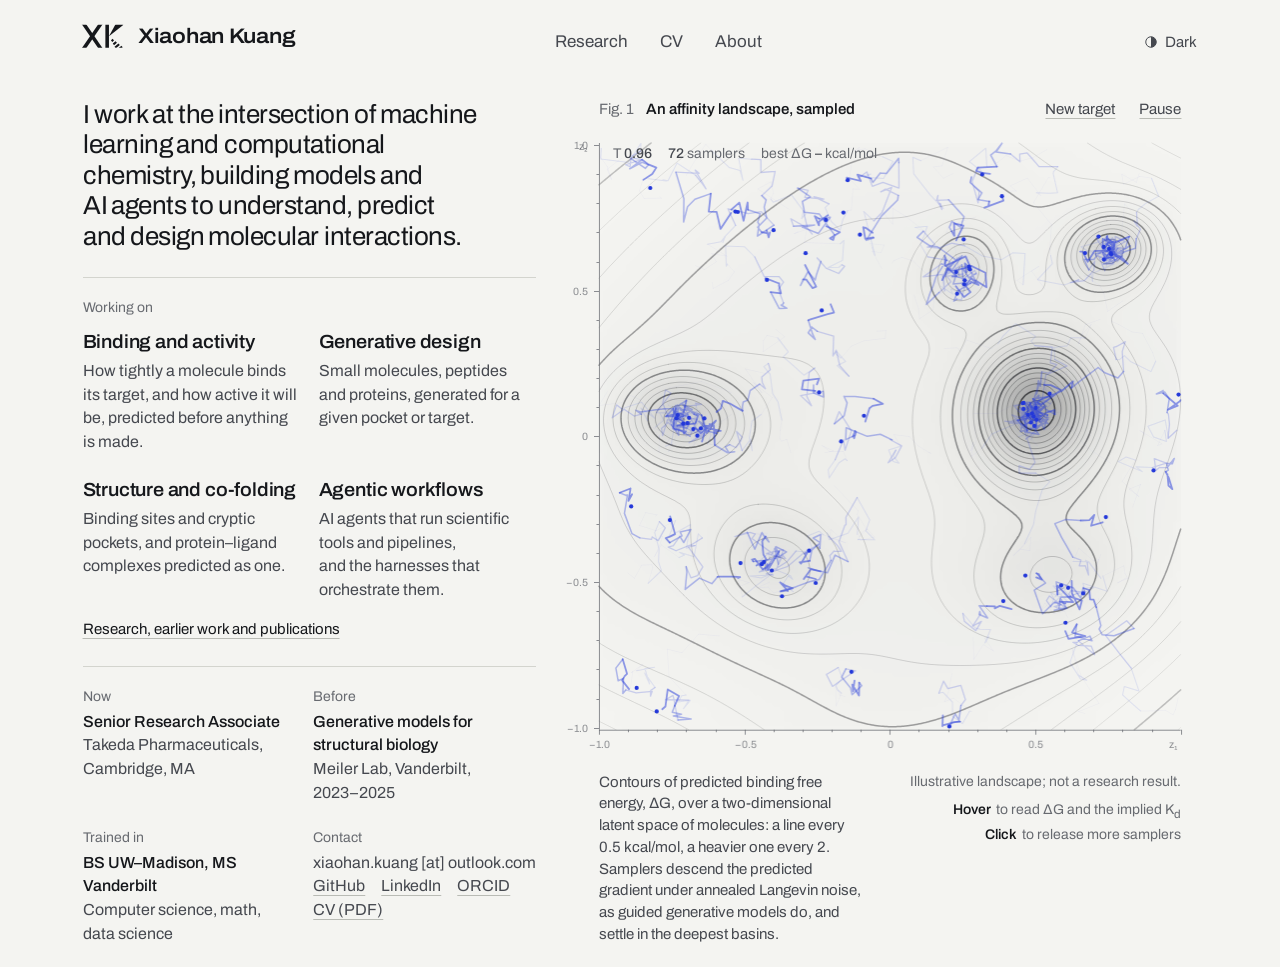
<file: index.html>
<!doctype html>
<html lang="en">
<head>
<meta charset="utf-8">
<meta name="viewport" content="width=device-width, initial-scale=1">
<title>Xiaohan Kuang</title>
<meta name="xk-stats" content="https://kuangxh9-stats.kuangxh9.workers.dev">
<meta name="description" content="Xiaohan Kuang works at the intersection of machine learning and computational chemistry at Takeda, building models and AI agents to understand, predict and design molecular interactions.">
<link rel="canonical" href="https://kuangxh9.github.io/">
<meta name="theme-color" content="#f4f4f1" media="(prefers-color-scheme: light)">
<meta name="theme-color" content="#101113" media="(prefers-color-scheme: dark)">
<meta property="og:type" content="website">
<meta property="og:title" content="Xiaohan Kuang">
<meta property="og:description" content="Computational chemistry and machine learning: models that predict how molecules bind, and generative models that design new ones.">
<meta property="og:url" content="https://kuangxh9.github.io/">
<meta property="og:image" content="https://kuangxh9.github.io/assets/img/og.png">
<meta name="twitter:card" content="summary_large_image">
<link rel="icon" href="assets/img/favicon.svg" type="image/svg+xml">
<link rel="icon" href="assets/img/favicon.ico" sizes="any">
<link rel="apple-touch-icon" href="assets/img/apple-touch-icon.png">
<script>
  (function () {
    var q = /[?&]theme=(light|dark)/.exec(location.search), t = q && q[1];
    try { t = t || localStorage.getItem('theme'); } catch (e) {}
    if (t === 'light' || t === 'dark') document.documentElement.dataset.theme = t;
    if (!matchMedia('(prefers-reduced-motion: reduce)').matches) document.documentElement.classList.add('js-motion');
    setTimeout(function () { document.documentElement.classList.add('is-ready'); }, 1200);
    // heavy start-up work waits until the incoming page transition has finished
    window.__revealed = new Promise(function (r) { if (!('onpagereveal' in window)) return r(); addEventListener('pagereveal', function (e) { var vt = e.viewTransition; if (vt) { vt.ready.catch(function () {}); vt.finished.then(r, r); } else r(); }, { once: true }); setTimeout(r, 1500); });
  })();
</script>
<link rel="preconnect" href="https://fonts.googleapis.com">
<link rel="preconnect" href="https://fonts.gstatic.com" crossorigin>
<link rel="stylesheet" href="https://fonts.googleapis.com/css2?family=Archivo:ital,wdth,wght@0,62..125,100..900;1,62..125,100..900&display=swap">
<link rel="stylesheet" href="assets/css/site.css">
<script type="application/ld+json">
{
  "@context": "https://schema.org",
  "@type": "Person",
  "name": "Xiaohan Kuang",
  "url": "https://kuangxh9.github.io/",
  "jobTitle": "Senior Research Associate",
  "worksFor": { "@type": "Organization", "name": "Takeda Pharmaceuticals" },
  "alumniOf": [
    { "@type": "CollegeOrUniversity", "name": "Vanderbilt University" },
    { "@type": "CollegeOrUniversity", "name": "University of Wisconsin–Madison" }
  ],
  "identifier": "https://orcid.org/0009-0001-9781-1509",
  "knowsAbout": ["Computational chemistry", "AI for science", "Agentic AI", "Machine learning", "Binding affinity prediction", "Generative models for molecular and protein design", "Molecular recognition", "Computational drug discovery"],
  "sameAs": ["https://github.com/kuangxh9", "https://www.linkedin.com/in/xiaohan-kuang-39a508216/", "https://orcid.org/0009-0001-9781-1509", "https://www.semanticscholar.org/author/2309579441"]
}
</script>
</head>
<body class="home">
<a class="skip" href="#main">Skip to content</a>

<header class="site-header grid">
  <h1 class="site-name"><a class="brand" href="./"><svg class="mark" viewBox="0 0 32 24" aria-hidden="true" focusable="false"><clipPath id="xk-cut"><rect x="0" y="4.0" width="40" height="16.0"/></clipPath><g clip-path="url(#xk-cut)"><line class="mark-stroke" pathLength="1" style="--o:0" x1="1.87" y1="2.35" x2="15.13" y2="21.65" stroke-width="2.5"/><line class="mark-stroke" pathLength="1" style="--o:1" x1="15.13" y1="2.35" x2="1.87" y2="21.65" stroke-width="2.5"/><line class="mark-stroke" pathLength="1" style="--o:2" x1="18.90" y1="2.00" x2="18.90" y2="22.00" stroke-width="2.5"/><path class="mark-wedge" style="--o:3;transform-origin:20.15px 12.00px" d="M20.15 12.00 L30.28 4.08 L26.32 0.72Z"/><line class="mark-rung" style="--r:0" x1="22.00" y1="15.38" x2="23.19" y2="14.38" stroke-width="1.45"/><line class="mark-rung" style="--r:1" x1="23.23" y1="17.64" x2="25.22" y2="15.96" stroke-width="1.45"/><line class="mark-rung" style="--r:2" x1="24.47" y1="19.90" x2="27.24" y2="17.54" stroke-width="1.45"/><line class="mark-rung" style="--r:3" x1="25.70" y1="22.15" x2="29.27" y2="19.13" stroke-width="1.45"/></g></svg><span>Xiaohan Kuang</span></a></h1>
  <nav class="site-nav" aria-label="Primary">
    <a href="research/">Research</a>
    <a href="cv/">CV</a>
    <a href="about/">About</a>
  </nav>
  <div class="site-tools">
    <button class="theme-btn" type="button" data-theme-toggle aria-pressed="false">
      <svg viewBox="0 0 16 16" aria-hidden="true"><circle cx="8" cy="8" r="7" fill="none" stroke="currentColor" stroke-width="1.3"/><path d="M8 1a7 7 0 0 1 0 14z" fill="currentColor"/></svg>
      <span data-theme-label>Dark</span>
    </button>
  </div>
</header>

<main id="main" class="home-main grid">
  <div class="intro">
    <p class="lede" data-words>I work at the intersection of machine learning and computational chemistry, building models and AI agents to understand, predict and design molecular interactions.</p>

    <section class="intro-rest focus" aria-labelledby="focus-h">
      <h2 id="focus-h" class="kicker">Working on</h2>
      <ol class="focus-list">
        <li><b>Binding and activity</b><span>How tightly a molecule binds its target, and how active it will be, predicted before anything is made.</span></li>
        <li><b>Generative design</b><span>Small molecules, peptides and proteins, generated for a given pocket or target.</span></li>
        <li><b>Structure and co-folding</b><span>Binding sites and cryptic pockets, and protein–ligand complexes predicted as one.</span></li>
        <li><b>Agentic workflows</b><span>AI agents that run scientific tools and pipelines, and the harnesses that orchestrate them.</span></li>
      </ol>
      <p class="focus-more"><a class="ln" href="research/">Research, earlier work and publications</a></p>
    </section>

    <dl class="background" aria-label="Background">
      <div class="bg-row" style="--i:0"><dt>Now</dt><dd><b>Senior Research Associate</b><br>Takeda Pharmaceuticals, Cambridge, MA</dd></div>
      <div class="bg-row" style="--i:1"><dt>Before</dt><dd><b>Generative models for structural biology</b><br>Meiler Lab, Vanderbilt, <span class="nw">2023–2025</span></dd></div>
      <div class="bg-row" style="--i:2"><dt>Trained in</dt><dd><b>BS <span class="nw">UW–Madison</span>, MS Vanderbilt</b><br>Computer science, math, data science</dd></div>
      <div class="bg-row" style="--i:3"><dt>Contact</dt><dd class="contact">
        <span class="email">xiaohan.kuang [at] outlook.com</span>
        <a class="ln" href="https://github.com/kuangxh9">GitHub</a>
        <a class="ln" href="https://www.linkedin.com/in/xiaohan-kuang-39a508216/">LinkedIn</a>
        <a class="ln" href="https://orcid.org/0009-0001-9781-1509">ORCID</a>
        <a class="ln" href="assets/file/xiaohan_kuang_cv.pdf">CV (PDF)</a>
      </dd></div>
    </dl>

    <div class="footprint" data-footprint data-world="assets/data/world.json" hidden>
      <canvas aria-hidden="true"></canvas>
      <p class="fp-text" aria-live="polite"></p>
    </div>
  </div>

  <figure class="fig" data-landscape aria-labelledby="fig-cap">
    <div class="fig-bar">
      <p class="fig-title"><span class="fig-no">Fig. 1</span>An affinity landscape, sampled</p>
      <div class="fig-ctl">
        <button class="ctl" type="button" data-act="target">New target</button>
        <button class="ctl" type="button" data-act="motion" aria-pressed="false">Pause</button>
      </div>
    </div>
    <div class="stage" data-stage>
      <canvas tabindex="0" role="img"
        aria-label="A topographic map of a binding free-energy landscape over a two-dimensional latent space of molecules. Blue samplers descend into the wells of strongest predicted binding. Click, or press Enter, to release more samplers."></canvas>
      <p class="legend tnum" aria-hidden="true"><span>T <b data-out="T">2.20</b></span><span><b data-out="n">0</b> samplers</span><span>best &Delta;G <b data-out="best">&ndash;</b> kcal/mol</span></p>
      <p class="probe tnum" data-probe aria-hidden="true"></p>
    </div>
    <figcaption id="fig-cap" class="fig-cap">
      <p class="cap-text">Contours of predicted binding free energy, &Delta;G, over a two-dimensional latent space of molecules: a line every 0.5&nbsp;kcal/mol, a heavier one every 2. Samplers descend the predicted gradient under annealed Langevin noise, as guided generative models do, and settle in the deepest basins.</p>
      <div class="cap-side">
        <p class="cap-note">Illustrative landscape; not a research result.</p>
        <p class="cap-use"><span><b>Hover</b> to read &Delta;G and the implied K<sub>d</sub></span><span><b>Click</b> to release more samplers</span></p>
      </div>
    </figcaption>
  </figure>
</main>

<script src="assets/js/site.js" defer></script>
<script src="assets/js/footprint.js" defer></script>
<script src="assets/js/landscape.js" defer></script>
</body>
</html>
</file>
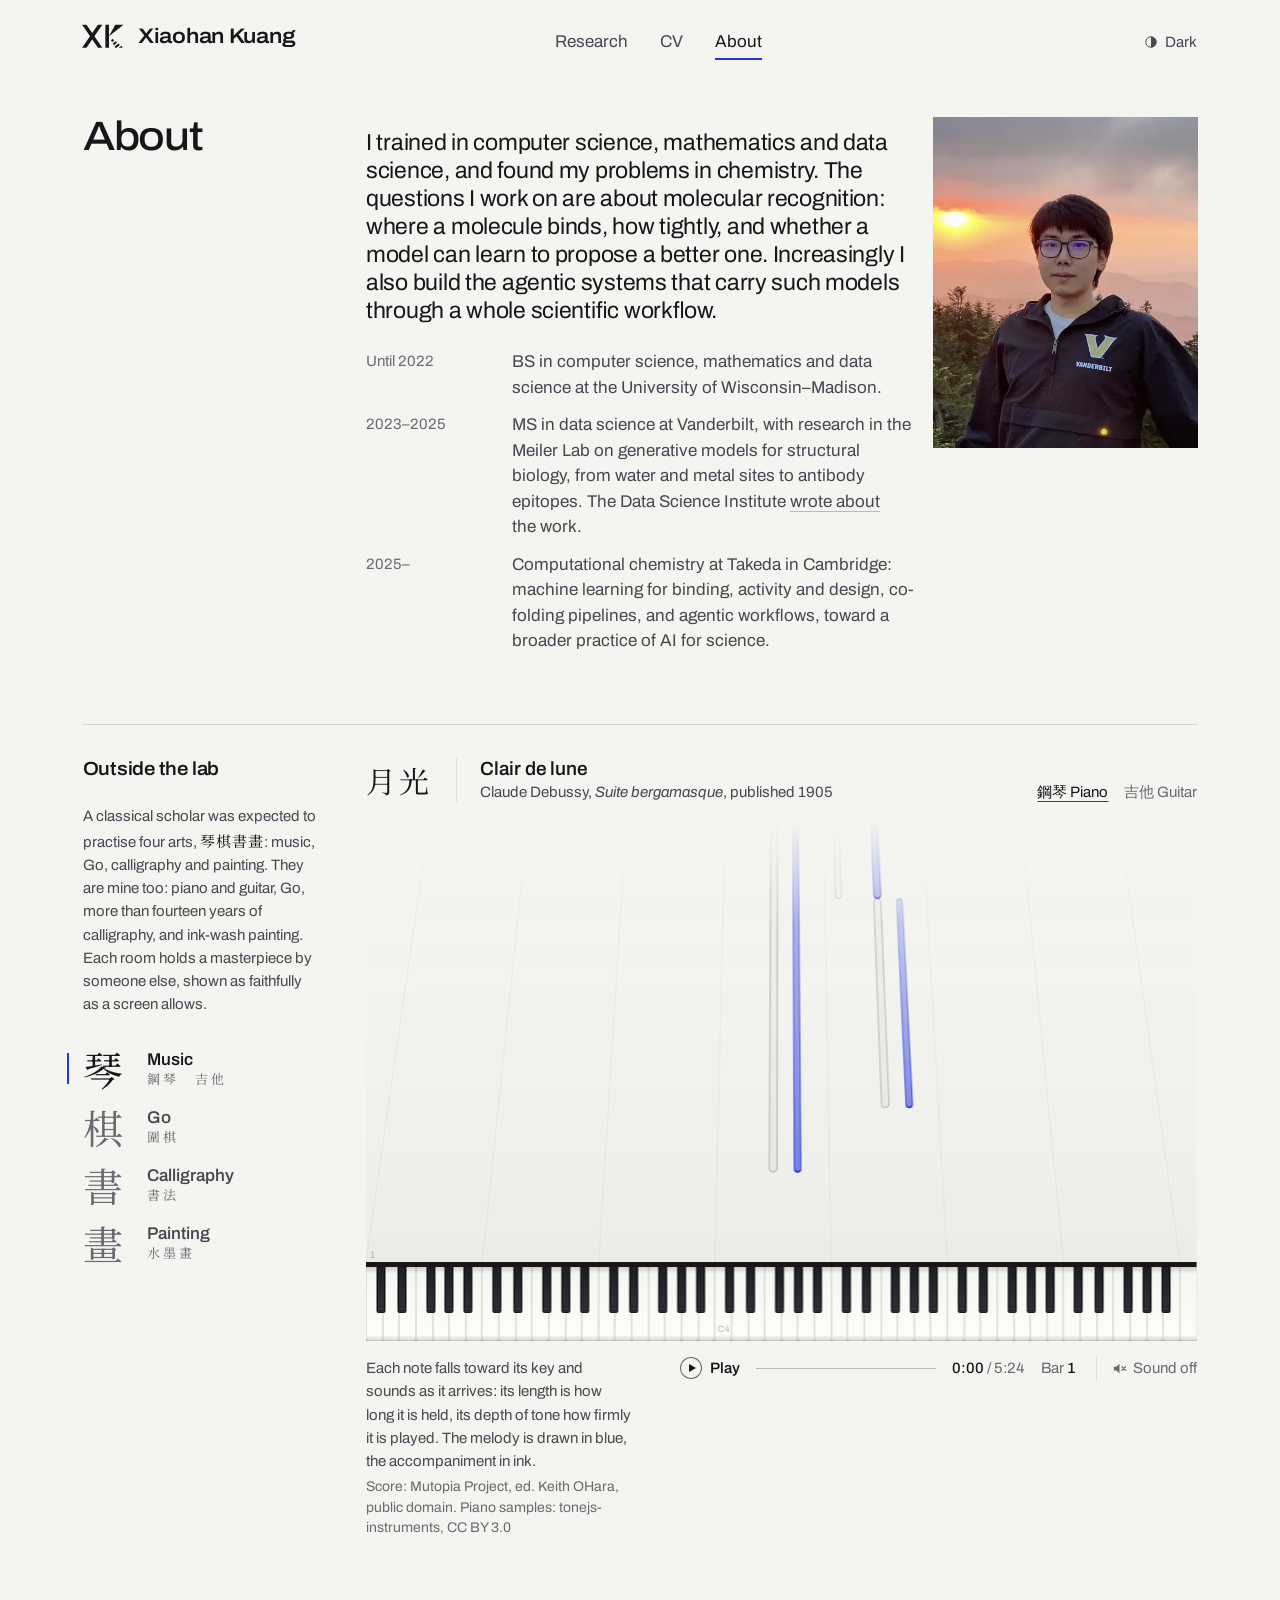
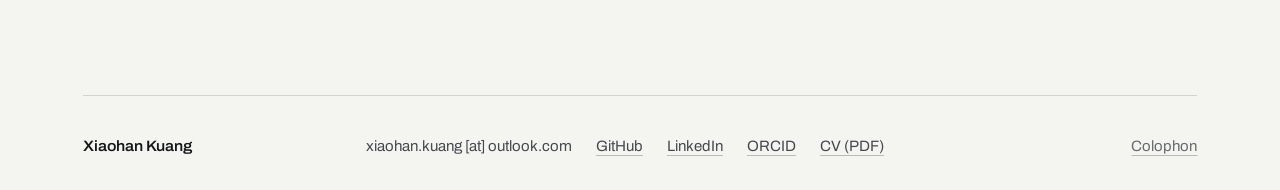
<file: about/index.html>
<!doctype html>
<html lang="en">
<head>
<meta charset="utf-8">
<meta name="viewport" content="width=device-width, initial-scale=1">
<title>About · Xiaohan Kuang</title>
<meta name="description" content="About Xiaohan Kuang: from computer science and mathematics to computational chemistry and AI for science, and the arts outside the lab.">
<meta name="xk-stats" content="https://kuangxh9-stats.kuangxh9.workers.dev">
<link rel="canonical" href="https://kuangxh9.github.io/about/">
<meta name="theme-color" content="#f4f4f1" media="(prefers-color-scheme: light)">
<meta name="theme-color" content="#101113" media="(prefers-color-scheme: dark)">
<meta property="og:type" content="website">
<meta property="og:title" content="About · Xiaohan Kuang">
<meta property="og:description" content="About Xiaohan Kuang: from computer science and mathematics to computational chemistry and AI for science, and the arts outside the lab.">
<meta property="og:url" content="https://kuangxh9.github.io/about/">
<meta property="og:image" content="https://kuangxh9.github.io/assets/img/og.png">
<meta name="twitter:card" content="summary_large_image">
<link rel="icon" href="../assets/img/favicon.svg" type="image/svg+xml">
<link rel="icon" href="../assets/img/favicon.ico" sizes="any">
<link rel="apple-touch-icon" href="../assets/img/apple-touch-icon.png">
<script>
  (function () {
    var q = /[?&]theme=(light|dark)/.exec(location.search), t = q && q[1];
    try { t = t || localStorage.getItem('theme'); } catch (e) {}
    if (t === 'light' || t === 'dark') document.documentElement.dataset.theme = t;
    if (!matchMedia('(prefers-reduced-motion: reduce)').matches) document.documentElement.classList.add('js-motion');
    setTimeout(function () { document.documentElement.classList.add('is-ready'); }, 1200);
    // heavy start-up work waits until the incoming page transition has finished
    window.__revealed = new Promise(function (r) { if (!('onpagereveal' in window)) return r(); addEventListener('pagereveal', function (e) { var vt = e.viewTransition; if (vt) { vt.ready.catch(function () {}); vt.finished.then(r, r); } else r(); }, { once: true }); setTimeout(r, 1500); });
  })();
</script>
<link rel="preconnect" href="https://fonts.googleapis.com">
<link rel="preconnect" href="https://fonts.gstatic.com" crossorigin>
<link rel="stylesheet" href="https://fonts.googleapis.com/css2?family=Archivo:ital,wdth,wght@0,62..125,100..900;1,62..125,100..900&display=swap">
<link rel="stylesheet" href="https://fonts.googleapis.com/css2?family=Noto+Serif+TC:wght@400;600&display=swap&text=%E3%80%80%E4%B9%8B%E4%BA%AD%E4%BA%BA%E4%BB%96%E5%85%89%E5%90%89%E5%9B%9B%E5%9B%9E%E5%9C%8D%E5%9C%96%E5%A2%A8%E5%A4%A7%E5%AE%AE%E5%AF%8C%E5%B1%80%E5%B1%85%E5%B1%B1%E5%B8%83%E5%BA%8F%E6%86%B6%E6%88%B0%E6%8B%89%E6%98%A5%E6%9B%B8%E6%9C%88%E6%A3%8B%E6%A9%9F%E6%B0%B4%E6%B3%95%E7%88%BE%E7%90%B4%E7%95%AB%E7%9A%84%E7%AC%AC%E7%BD%95%E8%80%B3%E8%98%AD%E8%B5%A4%E9%8B%BC%E9%98%BF%E9%9B%86">
<link rel="stylesheet" href="../assets/css/site.css">
</head>
<body class="page-about">
<a class="skip" href="#main">Skip to content</a>

<header class="site-header grid">
  <p class="site-name"><a class="brand" href="../"><svg class="mark" viewBox="0 0 32 24" aria-hidden="true" focusable="false"><clipPath id="xk-cut"><rect x="0" y="4.0" width="40" height="16.0"/></clipPath><g clip-path="url(#xk-cut)"><line class="mark-stroke" pathLength="1" style="--o:0" x1="1.87" y1="2.35" x2="15.13" y2="21.65" stroke-width="2.5"/><line class="mark-stroke" pathLength="1" style="--o:1" x1="15.13" y1="2.35" x2="1.87" y2="21.65" stroke-width="2.5"/><line class="mark-stroke" pathLength="1" style="--o:2" x1="18.90" y1="2.00" x2="18.90" y2="22.00" stroke-width="2.5"/><path class="mark-wedge" style="--o:3;transform-origin:20.15px 12.00px" d="M20.15 12.00 L30.28 4.08 L26.32 0.72Z"/><line class="mark-rung" style="--r:0" x1="22.00" y1="15.38" x2="23.19" y2="14.38" stroke-width="1.45"/><line class="mark-rung" style="--r:1" x1="23.23" y1="17.64" x2="25.22" y2="15.96" stroke-width="1.45"/><line class="mark-rung" style="--r:2" x1="24.47" y1="19.90" x2="27.24" y2="17.54" stroke-width="1.45"/><line class="mark-rung" style="--r:3" x1="25.70" y1="22.15" x2="29.27" y2="19.13" stroke-width="1.45"/></g></svg><span>Xiaohan Kuang</span></a></p>
  <nav class="site-nav" aria-label="Primary">
    <a href="../research/">Research</a>
    <a href="../cv/">CV</a>
    <a href="../about/" aria-current="page">About<span class="nav-mark" aria-hidden="true"></span></a>
  </nav>
  <div class="site-tools">
    <button class="theme-btn" type="button" data-theme-toggle aria-pressed="false">
      <svg viewBox="0 0 16 16" aria-hidden="true"><circle cx="8" cy="8" r="7" fill="none" stroke="currentColor" stroke-width="1.3"/><path d="M8 1a7 7 0 0 1 0 14z" fill="currentColor"/></svg>
      <span data-theme-label>Dark</span>
    </button>
  </div>
</header>

<main id="main">
  <section class="page-head grid">
    <h1 class="page-title">About</h1>
    <div class="page-intro">
      <p>I trained in computer science, mathematics and data science, and found my problems in chemistry. The questions I work on are about molecular recognition: where a molecule binds, how tightly, and whether a model can learn to propose a better one. Increasingly I also build the agentic systems that carry such models through a whole scientific workflow.</p>
      <ol class="path">
        <li><span class="tnum">Until 2022</span><p>BS in computer science, mathematics and data science at the University of Wisconsin–Madison.</p></li>
        <li><span class="tnum">2023–2025</span><p>MS in data science at Vanderbilt, with research in the Meiler Lab on generative models for structural biology, from water and metal sites to antibody epitopes. The Data Science Institute <a class="ln" href="https://www.vanderbilt.edu/datascience/2024/10/03/vanderbilt-data-science-postdoctoral-fellows-push-the-boundaries-of-generative-ai-in-protein-science/">wrote about</a> the work.</p></li>
        <li><span class="tnum">2025–</span><p>Computational chemistry at Takeda in Cambridge: machine learning for binding, activity and design, co-folding pipelines, and agentic workflows, toward a broader practice of AI for science.</p></li>
      </ol>
    </div>
    <div class="page-aside">
      <picture>
        <source type="image/webp" srcset="../assets/img/portrait-480.webp 480w, ../assets/img/portrait-960.webp 960w" sizes="(max-width: 860px) 220px, 300px">
        <img class="portrait" src="../assets/img/portrait-480.jpg" srcset="../assets/img/portrait-480.jpg 480w, ../assets/img/portrait-960.jpg 960w" sizes="(max-width: 860px) 220px, 300px" width="480" height="600" alt="Xiaohan Kuang outdoors on a mountain ridge at sunset" decoding="async">
      </picture>
    </div>
  </section>

  <section class="exhibit grid" id="practice" data-exhibit data-base="../assets/" aria-labelledby="h-ex">
    <div class="ex-side">
      <h2 class="section-label" id="h-ex">Outside the lab</h2>
      <p class="ex-intro">A classical scholar was expected to practise four arts, <span lang="zh-Hant" class="zh">琴棋書畫</span>: music, Go, calligraphy and painting. They are mine too: piano and guitar, Go, more than fourteen years of calligraphy, and ink-wash painting. Each room holds a masterpiece by someone else, shown as faithfully as a screen allows.</p>
      <div class="ex-tabs" role="tablist" aria-label="Four arts" aria-orientation="vertical">
        <button type="button" class="ex-tab" role="tab" id="tab-qin" data-chapter="qin" aria-controls="ch-qin" aria-selected="false" tabindex="-1">
          <span class="ex-ch" lang="zh-Hant">琴</span><span class="ex-en"><b>Music</b><small lang="zh-Hant">鋼琴　吉他</small></span>
        </button>
        <button type="button" class="ex-tab" role="tab" id="tab-qi" data-chapter="qi" aria-controls="ch-qi" aria-selected="false" tabindex="-1">
          <span class="ex-ch" lang="zh-Hant">棋</span><span class="ex-en"><b>Go</b><small lang="zh-Hant">圍棋</small></span>
        </button>
        <button type="button" class="ex-tab" role="tab" id="tab-shu" data-chapter="shu" aria-controls="ch-shu" aria-selected="false" tabindex="-1">
          <span class="ex-ch" lang="zh-Hant">書</span><span class="ex-en"><b>Calligraphy</b><small lang="zh-Hant">書法</small></span>
        </button>
        <button type="button" class="ex-tab" role="tab" id="tab-hua" data-chapter="hua" aria-controls="ch-hua" aria-selected="false" tabindex="-1">
          <span class="ex-ch" lang="zh-Hant">畫</span><span class="ex-en"><b>Painting</b><small lang="zh-Hant">水墨畫</small></span>
        </button>
      </div>
    </div>
    <div class="ex-rooms">
      <div class="ex-chapter" id="ch-qin" role="tabpanel" aria-labelledby="tab-qin" data-chapter-panel="qin">
        <article class="room" id="room-piano" data-room="piano" data-src="clair.json">
          <header class="room-head">
            <h3 class="rh-zh" lang="zh-Hant">月光</h3>
            <div class="rh-en"><p class="rh-title">Clair de lune</p><p class="rh-maker">Claude Debussy, <i>Suite bergamasque</i>, published 1905</p></div>
            <p class="rh-switch"><button type="button" class="ctl" data-instrument="room-piano" aria-pressed="true">鋼琴 Piano</button><button type="button" class="ctl" data-instrument="room-guitar" aria-pressed="false">吉他 Guitar</button></p>
          </header>
          <div class="plate music-plate"><canvas tabindex="0" role="img" aria-label="Clair de lune as falling notes: each note descends toward its key on a piano keyboard and sounds as it arrives."></canvas></div>
          <footer class="room-foot">
            <div class="label"><p class="label-text">Each note falls toward its key and sounds as it arrives: its length is how long it is held, its depth of tone how firmly it is played. The melody is drawn in blue, the accompaniment in ink.</p><p class="label-credit">Score: Mutopia Project, ed. Keith OHara, public domain. Piano samples: tonejs-instruments, CC BY 3.0</p></div>
            <div class="rf-ctl"><div class="transport tnum"><button type="button" class="play" data-act="play" aria-pressed="false"><span class="play-icon" aria-hidden="true"></span><span data-play-label>Play</span></button><span class="scrub" data-act="seek" role="slider" tabindex="0" aria-label="Position in the piece" aria-valuemin="0" aria-valuemax="100" aria-valuenow="0"><span class="scrub-fill"></span></span><span class="time"><b data-out="time">0:00</b> / <span data-out="total">0:00</span></span><span class="bar">Bar <b data-out="bar">1</b></span><button type="button" class="sound-btn" data-sound aria-pressed="false"><svg viewBox="0 0 16 16" aria-hidden="true"><path class="spk" d="M2 6h2.6L8 3v10L4.6 10H2z"/><path class="wave" d="M10.4 5.6a3.4 3.4 0 0 1 0 4.8M12.2 3.8a6 6 0 0 1 0 8.4"/><path class="off" d="M10.5 6l4 4m0-4l-4 4"/></svg><span data-sound-label>Sound off</span></button></div><p class="sound-state" data-out="sound" aria-live="polite"></p></div>
          </footer>
        </article>
        <article class="room" id="room-guitar" data-room="guitar" data-src="recuerdos.json">
          <header class="room-head">
            <h3 class="rh-zh" lang="zh-Hant">阿爾罕布拉宮的回憶</h3>
            <div class="rh-en"><p class="rh-title">Recuerdos de la Alhambra</p><p class="rh-maker">Francisco Tárrega, 1896</p></div>
            <p class="rh-switch"><button type="button" class="ctl" data-instrument="room-piano" aria-pressed="false">鋼琴 Piano</button><button type="button" class="ctl" data-instrument="room-guitar" aria-pressed="true">吉他 Guitar</button></p>
          </header>
          <div class="plate music-plate"><canvas tabindex="0" role="img" aria-label="Recuerdos de la Alhambra played on a drawn classical guitar: fingertips press the computed frets, plucked strings vibrate, and the tremolo runs along the treble strings."></canvas></div>
          <footer class="room-foot">
            <div class="label"><p class="label-text">A study in tremolo: the thumb plays the bass while three fingers repeat each melody note, so one line seems to sustain. Each pluck runs along its string toward the fret, and the sounding length vibrates. The fingering shown is computed from the notes by a simple model of the left hand; it is not Tárrega’s own.</p><p class="label-credit">Score: Mutopia Project, ed. Stewart Holmes, CC BY-SA 3.0. Guitar samples: tonejs-instruments, CC BY 3.0</p></div>
            <div class="rf-ctl"><div class="transport tnum"><button type="button" class="play" data-act="play" aria-pressed="false"><span class="play-icon" aria-hidden="true"></span><span data-play-label>Play</span></button><span class="scrub" data-act="seek" role="slider" tabindex="0" aria-label="Position in the piece" aria-valuemin="0" aria-valuemax="100" aria-valuenow="0"><span class="scrub-fill"></span></span><span class="time"><b data-out="time">0:00</b> / <span data-out="total">0:00</span></span><span class="bar">Bar <b data-out="bar">1</b></span><button type="button" class="sound-btn" data-sound aria-pressed="false"><svg viewBox="0 0 16 16" aria-hidden="true"><path class="spk" d="M2 6h2.6L8 3v10L4.6 10H2z"/><path class="wave" d="M10.4 5.6a3.4 3.4 0 0 1 0 4.8M12.2 3.8a6 6 0 0 1 0 8.4"/><path class="off" d="M10.5 6l4 4m0-4l-4 4"/></svg><span data-sound-label>Sound off</span></button></div><p class="sound-state" data-out="sound" aria-live="polite"></p></div>
          </footer>
        </article>
      </div>
      <div class="ex-chapter" id="ch-qi" role="tabpanel" aria-labelledby="tab-qi" data-chapter-panel="qi">
        <article class="room go-room" id="room-lee" data-room="go" data-go data-src="../assets/art/go-lee-sedol-alphago-4.json">
          <header class="room-head">
            <h3 class="rh-zh" lang="zh-Hant">人機大戰　第四局</h3>
            <div class="rh-en"><p class="rh-title">Lee Sedol vs AlphaGo, game four</p><p class="rh-maker">Seoul, 13 March 2016. Lee Sedol, White, wins by resignation</p></div>
            <p class="rh-switch"><button type="button" class="ctl" data-instrument="room-lee" aria-pressed="true">2016</button><button type="button" class="ctl" data-instrument="room-shusaku" aria-pressed="false">1846</button></p>
          </header>
          <div class="plate"><canvas tabindex="0" role="img" aria-label="Lee Sedol vs AlphaGo, game four, replayed move by move with each side's influence painted as ink wash. Arrow keys step through the moves."></canvas>
            <div class="go-side" data-go-side><p class="go-story">AlphaGo had won the first three games. On move 78 Lee Sedol played a wedge the program had judged most unlikely; this became the only game a human won in the match.</p><p class="go-note" data-go-note aria-live="polite"></p></div></div>
          <footer class="room-foot">
            <div class="label"><p class="label-text"></p><p class="label-credit">Game record: A. Brouwer’s go archive</p></div>
            <div class="rf-ctl"><div class="transport tnum"><button type="button" class="play" data-go-act="play" aria-pressed="false"><span class="play-icon" aria-hidden="true"></span><span data-play-label>Play</span></button><button type="button" class="ctl" data-go-act="prev">Back</button><button type="button" class="ctl" data-go-act="next">Forward</button><button type="button" class="ctl" data-go-act="key">Move 78</button><span class="time">Move <b data-go-out="move">0</b></span><button type="button" class="sound-btn" data-sound aria-pressed="false"><svg viewBox="0 0 16 16" aria-hidden="true"><path class="spk" d="M2 6h2.6L8 3v10L4.6 10H2z"/><path class="wave" d="M10.4 5.6a3.4 3.4 0 0 1 0 4.8M12.2 3.8a6 6 0 0 1 0 8.4"/><path class="off" d="M10.5 6l4 4m0-4l-4 4"/></svg><span data-sound-label>Sound off</span></button></div></div>
          </footer>
        </article>
        <article class="room go-room" id="room-shusaku" data-room="go" data-go data-src="../assets/art/go-shusaku-gennan-1846.json">
          <header class="room-head">
            <h3 class="rh-zh" lang="zh-Hant">耳赤之局</h3>
            <div class="rh-en"><p class="rh-title">The ear-reddening game</p><p class="rh-maker">Osaka, 1846. Honinbo Shusaku, Black, wins by two points</p></div>
            <p class="rh-switch"><button type="button" class="ctl" data-instrument="room-lee" aria-pressed="false">2016</button><button type="button" class="ctl" data-instrument="room-shusaku" aria-pressed="true">1846</button></p>
          </header>
          <div class="plate"><canvas tabindex="0" role="img" aria-label="The ear-reddening game, replayed move by move with each side's influence painted as ink wash. Arrow keys step through the moves."></canvas>
            <div class="go-side" data-go-side><p class="go-story">Seventeen-year-old Shusaku against Inoue Gennan Inseki. After move 127 a doctor watching noticed Gennan’s ears flush red, and took it as the moment the game turned.</p><p class="go-note" data-go-note aria-live="polite"></p></div></div>
          <footer class="room-foot">
            <div class="label"><p class="label-text"></p><p class="label-credit">Game record: A. Brouwer’s go archive</p></div>
            <div class="rf-ctl"><div class="transport tnum"><button type="button" class="play" data-go-act="play" aria-pressed="false"><span class="play-icon" aria-hidden="true"></span><span data-play-label>Play</span></button><button type="button" class="ctl" data-go-act="prev">Back</button><button type="button" class="ctl" data-go-act="next">Forward</button><button type="button" class="ctl" data-go-act="key">Move 127</button><span class="time">Move <b data-go-out="move">0</b></span><button type="button" class="sound-btn" data-sound aria-pressed="false"><svg viewBox="0 0 16 16" aria-hidden="true"><path class="spk" d="M2 6h2.6L8 3v10L4.6 10H2z"/><path class="wave" d="M10.4 5.6a3.4 3.4 0 0 1 0 4.8M12.2 3.8a6 6 0 0 1 0 8.4"/><path class="off" d="M10.5 6l4 4m0-4l-4 4"/></svg><span data-sound-label>Sound off</span></button></div></div>
          </footer>
        </article>
      </div>
      <div class="ex-chapter" id="ch-shu" role="tabpanel" aria-labelledby="tab-shu" data-chapter-panel="shu">
        <article class="room scroll-room" id="room-lanting" data-room="scroll" data-drift="false">
          <header class="room-head">
            <h3 class="rh-zh" lang="zh-Hant">蘭亭集序</h3>
            <div class="rh-en"><p class="rh-title">Preface to the Orchid Pavilion Poems</p><p class="rh-maker">Wang Xizhi, 353; Tang dynasty tracing copy</p></div>
            
          </header>
          <div class="plate scroll-plate" tabindex="0" role="img" aria-label="Preface to the Orchid Pavilion Poems. Drag, or use the arrow keys, to move along the scroll; hover for a closer look.">
            <div class="scroll-strip"><img src="../assets/art/lanting.jpg" width="3354" height="1100" alt="" loading="lazy" decoding="async" draggable="false"></div>
            <div class="lens" aria-hidden="true"></div>
          </div>
          <footer class="room-foot">
            <div class="label"><p class="label-text">Wang Xizhi’s own sheet, written at a spring gathering in 353, has not survived. This tracing, the Shenlong copy traditionally attributed to Feng Chengsu at the Tang court, is generally held to be the closest to his hand: it keeps even his corrections.</p><p class="label-credit">Palace Museum, Beijing. Public domain, via Wikimedia Commons</p></div>
            <div class="rf-ctl"><p class="rf-hint">Hover to look closely.</p></div>
          </footer>
        </article>
      </div>
      <div class="ex-chapter" id="ch-hua" role="tabpanel" aria-labelledby="tab-hua" data-chapter-panel="hua">
        <article class="room scroll-room is-long" id="room-fuchun" data-room="scroll" data-drift="true">
          <header class="room-head">
            <h3 class="rh-zh" lang="zh-Hant">富春山居圖</h3>
            <div class="rh-en"><p class="rh-title">Dwelling in the Fuchun Mountains</p><p class="rh-maker">Huang Gongwang, 1347–1350; the Master Wuyong scroll</p></div>
            
          </header>
          <div class="plate scroll-plate" tabindex="0" role="img" aria-label="Dwelling in the Fuchun Mountains. Drag, or use the arrow keys, to move along the scroll; hover for a closer look.">
            <div class="scroll-strip"><img src="../assets/art/fuchun.jpg" width="18584" height="640" alt="" loading="lazy" decoding="async" draggable="false"></div>
            <div class="lens" aria-hidden="true"></div>
          </div>
          <div class="minimap" aria-hidden="true" style="aspect-ratio:18584/640"><img src="../assets/art/fuchun.jpg" alt="" loading="lazy" decoding="async" draggable="false"><span class="mini-window"></span></div>
          <footer class="room-foot">
            <div class="label"><p class="label-text">Huang Gongwang painted the scroll over three or four years, finishing it around the age of eighty. In 1650 a dying collector ordered it burned; his nephew pulled it from the fire in two pieces. The longer, shown here, is in Taipei; the shorter, <i>The Remaining Mountain</i>, is in Hangzhou.</p><p class="label-credit">National Palace Museum, Taipei. Public domain, via Wikimedia Commons</p></div>
            <div class="rf-ctl"><p class="rf-hint">Drag to unroll, or use the strip above. Hover to look closely.</p></div>
          </footer>
        </article>
      </div>
    </div>
  </section>

</main>

<footer class="site-foot grid">
  <p class="c1">Xiaohan Kuang</p>
  <p class="c2">
    <span class="email">xiaohan.kuang [at] outlook.com</span>
    <a class="ln" href="https://github.com/kuangxh9">GitHub</a>
    <a class="ln" href="https://www.linkedin.com/in/xiaohan-kuang-39a508216/">LinkedIn</a>
    <a class="ln" href="https://orcid.org/0009-0001-9781-1509">ORCID</a>
    <a class="ln" href="../assets/file/xiaohan_kuang_cv.pdf">CV (PDF)</a>
  </p>
  <details class="c3 colophon">
    <summary>Colophon</summary>
    <div class="colophon-body">
      <p>Set in Archivo, a grotesque with a variable width axis, on a twelve-column grid, with Noto Serif TC for Chinese. One accent, the blue of an electron-density map. The mark is an X beside a K drawn as a stereocentre: its stem is two bonds in the plane of the page, its arms a solid wedge and a hashed wedge; it is set out by <code>tools/monogram.py</code>. The landscape on the home page is invented; the sampler is ordinary annealed Langevin dynamics. Molecules are drawn from RDKit coordinates. Every animation shares one curve, a quick start and a long release. Press G to see the grid.</p>
      <p>Visits are counted by a small counter of my own, by day, page and country only: no cookies, no stored IP addresses, and nothing at all from browsers that send Do Not Track or Global Privacy Control.</p>
      <p>Updated November 2026.</p>
    </div>
  </details>
</footer>

<script src="../assets/js/site.js" defer></script>
<script src="../assets/js/footprint.js" defer></script>
<script src="../assets/js/exhibit.js" defer></script>
<script src="../assets/js/go.js" defer></script>
</body>
</html>
</file>
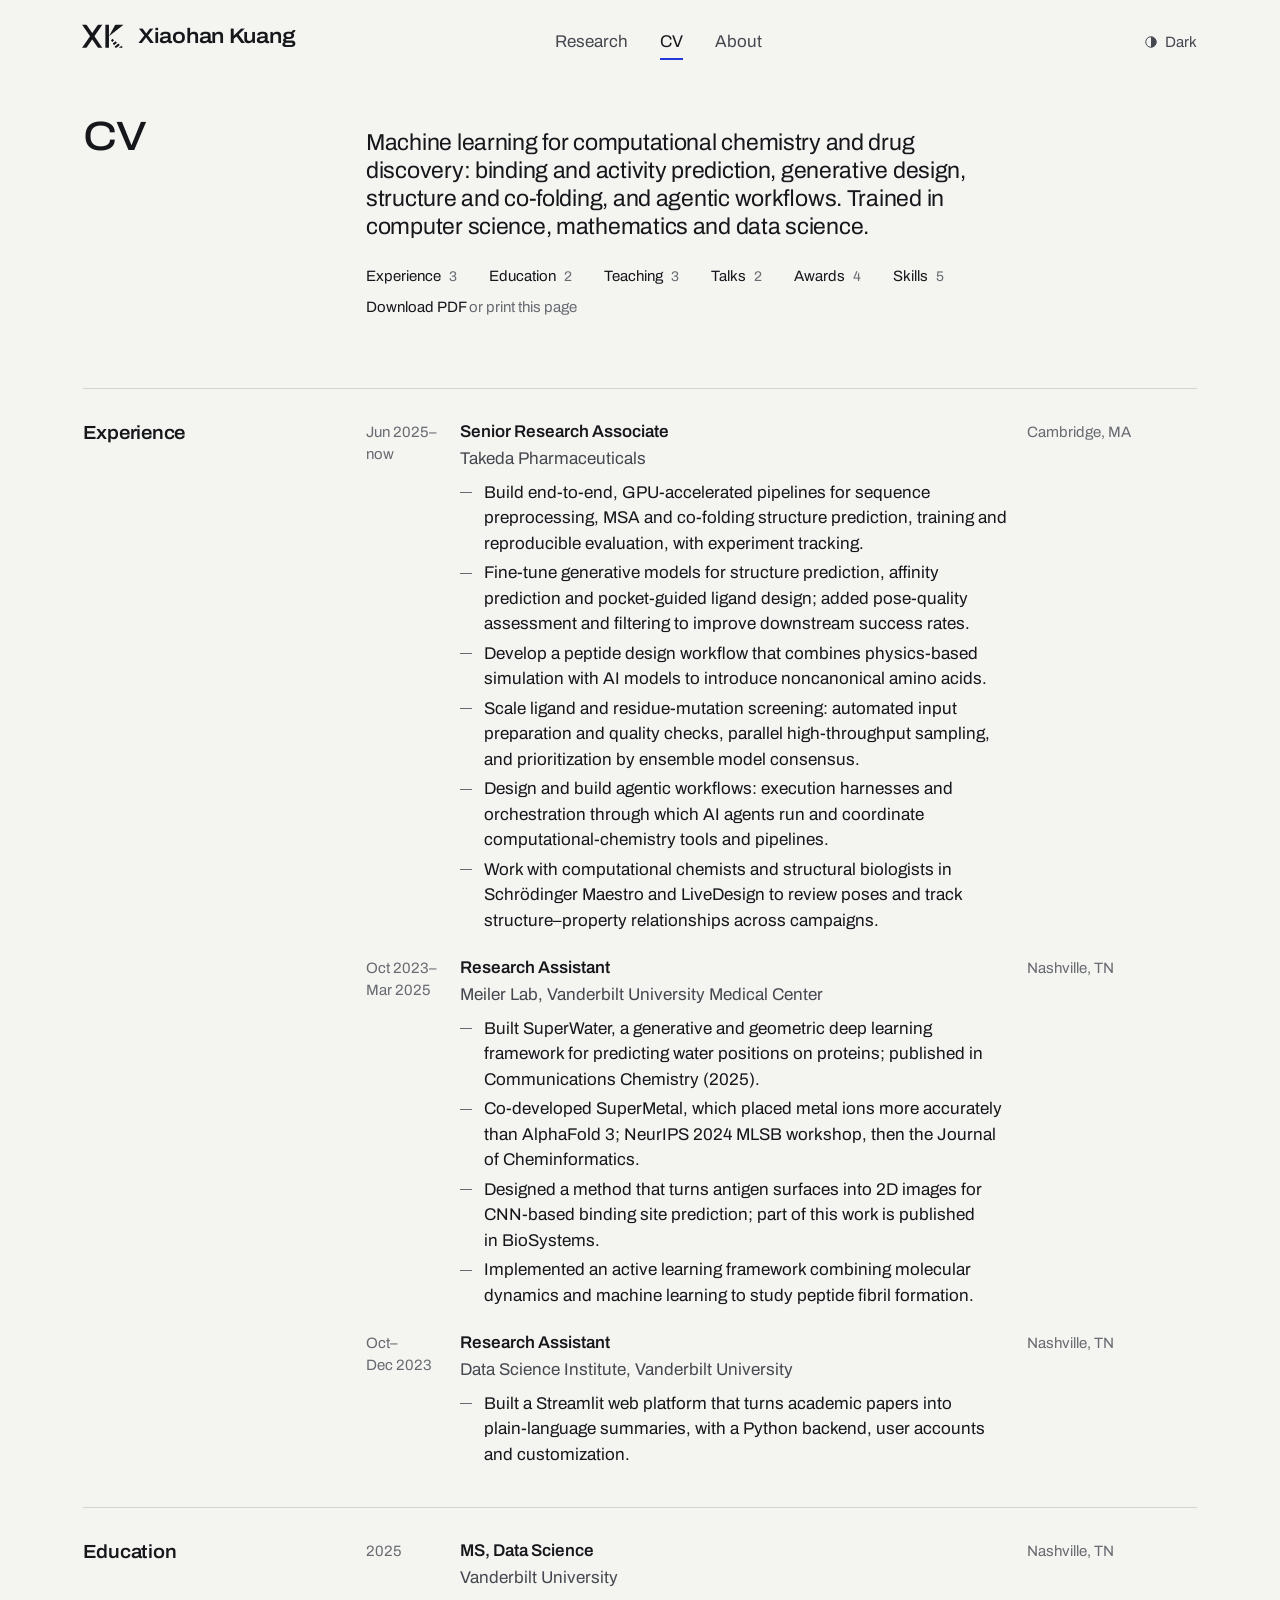
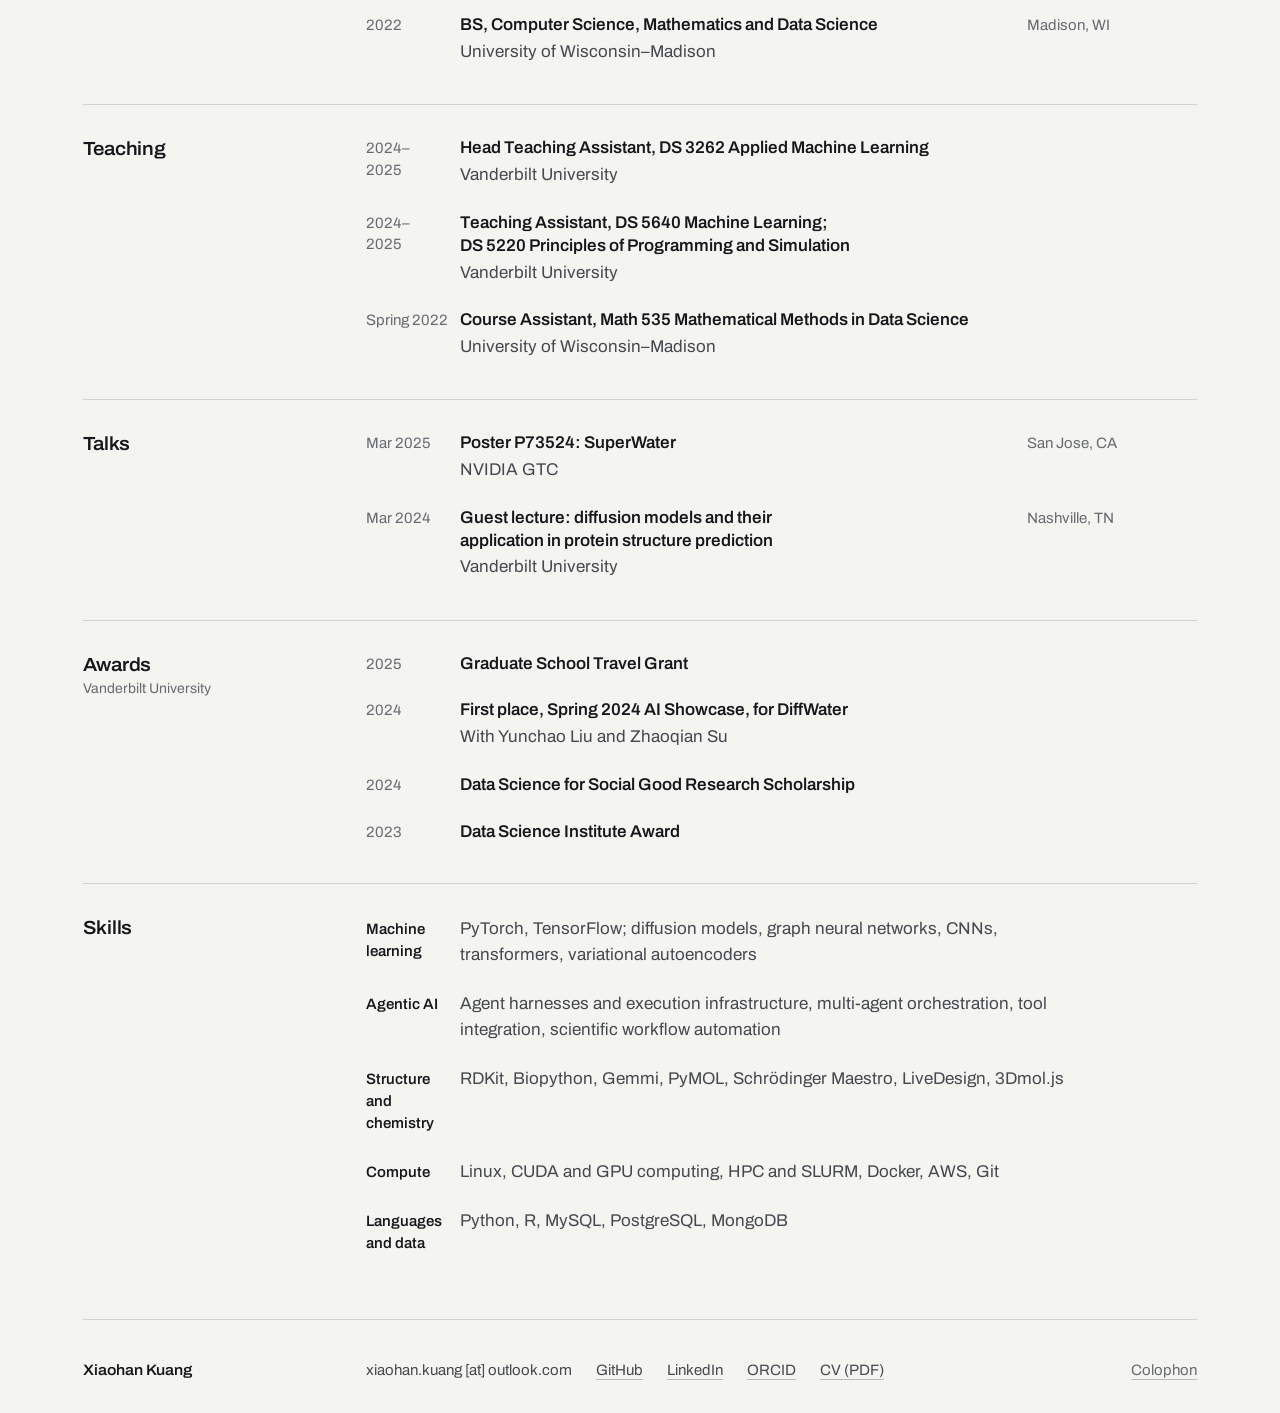
<file: cv/index.html>
<!doctype html>
<html lang="en">
<head>
<meta charset="utf-8">
<meta name="viewport" content="width=device-width, initial-scale=1">
<title>CV · Xiaohan Kuang</title>
<meta name="description" content="Curriculum vitae of Xiaohan Kuang: computational chemistry at Takeda, earlier research at Vanderbilt University Medical Center, education, teaching, awards and skills.">
<meta name="xk-stats" content="https://kuangxh9-stats.kuangxh9.workers.dev">
<link rel="canonical" href="https://kuangxh9.github.io/cv/">
<meta name="theme-color" content="#f4f4f1" media="(prefers-color-scheme: light)">
<meta name="theme-color" content="#101113" media="(prefers-color-scheme: dark)">
<meta property="og:type" content="website">
<meta property="og:title" content="CV · Xiaohan Kuang">
<meta property="og:description" content="Curriculum vitae of Xiaohan Kuang: computational chemistry at Takeda, earlier research at Vanderbilt University Medical Center, education, teaching, awards and skills.">
<meta property="og:url" content="https://kuangxh9.github.io/cv/">
<meta property="og:image" content="https://kuangxh9.github.io/assets/img/og.png">
<meta name="twitter:card" content="summary_large_image">
<link rel="icon" href="../assets/img/favicon.svg" type="image/svg+xml">
<link rel="icon" href="../assets/img/favicon.ico" sizes="any">
<link rel="apple-touch-icon" href="../assets/img/apple-touch-icon.png">
<script>
  (function () {
    var q = /[?&]theme=(light|dark)/.exec(location.search), t = q && q[1];
    try { t = t || localStorage.getItem('theme'); } catch (e) {}
    if (t === 'light' || t === 'dark') document.documentElement.dataset.theme = t;
    if (!matchMedia('(prefers-reduced-motion: reduce)').matches) document.documentElement.classList.add('js-motion');
    setTimeout(function () { document.documentElement.classList.add('is-ready'); }, 1200);
    // heavy start-up work waits until the incoming page transition has finished
    window.__revealed = new Promise(function (r) { if (!('onpagereveal' in window)) return r(); addEventListener('pagereveal', function (e) { var vt = e.viewTransition; if (vt) { vt.ready.catch(function () {}); vt.finished.then(r, r); } else r(); }, { once: true }); setTimeout(r, 1500); });
  })();
</script>
<link rel="preconnect" href="https://fonts.googleapis.com">
<link rel="preconnect" href="https://fonts.gstatic.com" crossorigin>
<link rel="stylesheet" href="https://fonts.googleapis.com/css2?family=Archivo:ital,wdth,wght@0,62..125,100..900;1,62..125,100..900&display=swap">
<link rel="stylesheet" href="../assets/css/site.css">
</head>
<body class="page-cv">
<a class="skip" href="#main">Skip to content</a>

<header class="site-header grid">
  <p class="site-name"><a class="brand" href="../"><svg class="mark" viewBox="0 0 32 24" aria-hidden="true" focusable="false"><clipPath id="xk-cut"><rect x="0" y="4.0" width="40" height="16.0"/></clipPath><g clip-path="url(#xk-cut)"><line class="mark-stroke" pathLength="1" style="--o:0" x1="1.87" y1="2.35" x2="15.13" y2="21.65" stroke-width="2.5"/><line class="mark-stroke" pathLength="1" style="--o:1" x1="15.13" y1="2.35" x2="1.87" y2="21.65" stroke-width="2.5"/><line class="mark-stroke" pathLength="1" style="--o:2" x1="18.90" y1="2.00" x2="18.90" y2="22.00" stroke-width="2.5"/><path class="mark-wedge" style="--o:3;transform-origin:20.15px 12.00px" d="M20.15 12.00 L30.28 4.08 L26.32 0.72Z"/><line class="mark-rung" style="--r:0" x1="22.00" y1="15.38" x2="23.19" y2="14.38" stroke-width="1.45"/><line class="mark-rung" style="--r:1" x1="23.23" y1="17.64" x2="25.22" y2="15.96" stroke-width="1.45"/><line class="mark-rung" style="--r:2" x1="24.47" y1="19.90" x2="27.24" y2="17.54" stroke-width="1.45"/><line class="mark-rung" style="--r:3" x1="25.70" y1="22.15" x2="29.27" y2="19.13" stroke-width="1.45"/></g></svg><span>Xiaohan Kuang</span></a></p>
  <nav class="site-nav" aria-label="Primary">
    <a href="../research/">Research</a>
    <a href="../cv/" aria-current="page">CV<span class="nav-mark" aria-hidden="true"></span></a>
    <a href="../about/">About</a>
  </nav>
  <div class="site-tools">
    <button class="theme-btn" type="button" data-theme-toggle aria-pressed="false">
      <svg viewBox="0 0 16 16" aria-hidden="true"><circle cx="8" cy="8" r="7" fill="none" stroke="currentColor" stroke-width="1.3"/><path d="M8 1a7 7 0 0 1 0 14z" fill="currentColor"/></svg>
      <span data-theme-label>Dark</span>
    </button>
  </div>
</header>

<main id="main">
  <section class="page-head grid">
    <h1 class="page-title">CV</h1>
    <p class="page-intro">Machine learning for computational chemistry and drug discovery: binding and activity prediction, generative design, structure and co-folding, and agentic workflows. Trained in computer science, mathematics and data science.</p>
    <nav class="page-index" aria-label="On this page"><ol><li><a href="#experience">Experience</a><span class="tnum">3</span></li><li><a href="#education">Education</a><span class="tnum">2</span></li><li><a href="#teaching">Teaching</a><span class="tnum">3</span></li><li><a href="#talks">Talks</a><span class="tnum">2</span></li><li><a href="#awards">Awards</a><span class="tnum">4</span></li><li><a href="#skills">Skills</a><span class="tnum">5</span></li></ol><p class="index-foot"><a class="ln" href="../assets/file/xiaohan_kuang_cv.pdf">Download PDF</a> or print this page</p></nav>
  </section>

  <section class="section grid" id="experience" data-reveal aria-labelledby="h-exp">
    <h2 class="section-label" id="h-exp">Experience</h2>
    <div class="section-body">
      <div class="row rv">
        <div class="row-date"><span class="nw">Jun 2025–</span><wbr><span class="nw">now</span></div>
        <div class="row-main"><h3>Senior Research Associate</h3><p class="org">Takeda Pharmaceuticals</p>
          <ul class="bul">
            <li>Build end-to-end, GPU-accelerated pipelines for sequence preprocessing, MSA and co-folding structure prediction, training and reproducible evaluation, with experiment tracking.</li>
            <li>Fine-tune generative models for structure prediction, affinity prediction and pocket-guided ligand design; added pose-quality assessment and filtering to improve downstream success rates.</li>
            <li>Develop a peptide design workflow that combines physics-based simulation with AI models to introduce noncanonical amino acids.</li>
            <li>Scale ligand and residue-mutation screening: automated input preparation and quality checks, parallel high-throughput sampling, and prioritization by ensemble model consensus.</li>
            <li>Design and build agentic workflows: execution harnesses and orchestration through which AI agents run and coordinate computational-chemistry tools and pipelines.</li>
            <li>Work with computational chemists and structural biologists in Schrödinger Maestro and LiveDesign to review poses and track structure–property relationships across campaigns.</li>
          </ul></div>
        <p class="row-side">Cambridge, MA</p>
      </div>
      <div class="row rv">
        <div class="row-date"><span class="nw">Oct 2023–</span><wbr><span class="nw">Mar 2025</span></div>
        <div class="row-main"><h3>Research Assistant</h3><p class="org">Meiler Lab, Vanderbilt University Medical Center</p>
          <ul class="bul">
            <li>Built SuperWater, a generative and geometric deep learning framework for predicting water positions on proteins; published in Communications Chemistry (2025).</li>
            <li>Co-developed SuperMetal, which placed metal ions more accurately than AlphaFold 3; NeurIPS 2024 MLSB workshop, then the Journal of Cheminformatics.</li>
            <li>Designed a method that turns antigen surfaces into 2D images for CNN-based binding site prediction; part of this work is published in BioSystems.</li>
            <li>Implemented an active learning framework combining molecular dynamics and machine learning to study peptide fibril formation.</li>
          </ul></div>
        <p class="row-side">Nashville, TN</p>
      </div>
      <div class="row rv">
        <div class="row-date"><span class="nw">Oct–</span><wbr><span class="nw">Dec 2023</span></div>
        <div class="row-main"><h3>Research Assistant</h3><p class="org">Data Science Institute, Vanderbilt University</p>
          <ul class="bul">
            <li>Built a Streamlit web platform that turns academic papers into plain-language summaries, with a Python backend, user accounts and customization.</li>
          </ul></div>
        <p class="row-side">Nashville, TN</p>
      </div>
    </div>
  </section>
  <section class="section grid" id="education" data-reveal aria-labelledby="h-edu">
    <h2 class="section-label" id="h-edu">Education</h2>
    <div class="section-body">
      <div class="row rv">
        <div class="row-date"><span class="nw">2025</span></div>
        <div class="row-main"><h3>MS, Data Science</h3><p class="org">Vanderbilt University</p></div>
        <p class="row-side">Nashville, TN</p>
      </div>
      <div class="row rv">
        <div class="row-date"><span class="nw">2022</span></div>
        <div class="row-main"><h3>BS, Computer Science, Mathematics and Data Science</h3><p class="org">University of Wisconsin–Madison</p></div>
        <p class="row-side">Madison, WI</p>
      </div>
    </div>
  </section>
  <section class="section grid" id="teaching" data-reveal aria-labelledby="h-teach">
    <h2 class="section-label" id="h-teach">Teaching</h2>
    <div class="section-body">
      <div class="row rv">
        <div class="row-date"><span class="nw">2024–</span><wbr><span class="nw">2025</span></div>
        <div class="row-main"><h3>Head Teaching Assistant, DS 3262 Applied Machine Learning</h3><p class="org">Vanderbilt University</p></div>
        
      </div>
      <div class="row rv">
        <div class="row-date"><span class="nw">2024–</span><wbr><span class="nw">2025</span></div>
        <div class="row-main"><h3>Teaching Assistant, DS 5640 Machine Learning; DS 5220 Principles of Programming and Simulation</h3><p class="org">Vanderbilt University</p></div>
        
      </div>
      <div class="row rv">
        <div class="row-date"><span class="nw">Spring 2022</span></div>
        <div class="row-main"><h3>Course Assistant, Math 535 Mathematical Methods in Data Science</h3><p class="org">University of Wisconsin–Madison</p></div>
        
      </div>
    </div>
  </section>
  <section class="section grid" id="talks" data-reveal aria-labelledby="h-talk">
    <h2 class="section-label" id="h-talk">Talks</h2>
    <div class="section-body">
      <div class="row rv">
        <div class="row-date"><span class="nw">Mar 2025</span></div>
        <div class="row-main"><h3>Poster P73524: SuperWater</h3><p class="org">NVIDIA GTC</p></div>
        <p class="row-side">San Jose, CA</p>
      </div>
      <div class="row rv">
        <div class="row-date"><span class="nw">Mar 2024</span></div>
        <div class="row-main"><h3>Guest lecture: diffusion models and their application in protein structure prediction</h3><p class="org">Vanderbilt University</p></div>
        <p class="row-side">Nashville, TN</p>
      </div>
    </div>
  </section>
  <section class="section grid" id="awards" data-reveal aria-labelledby="h-aw">
    <h2 class="section-label" id="h-aw">Awards<small>Vanderbilt University</small></h2>
    <div class="section-body">
      <div class="row rv">
        <div class="row-date"><span class="nw">2025</span></div>
        <div class="row-main"><h3>Graduate School Travel Grant</h3></div>
        
      </div>
      <div class="row rv">
        <div class="row-date"><span class="nw">2024</span></div>
        <div class="row-main"><h3>First place, Spring 2024 AI Showcase, for DiffWater</h3><p class="org">With Yunchao Liu and Zhaoqian Su</p></div>
        
      </div>
      <div class="row rv">
        <div class="row-date"><span class="nw">2024</span></div>
        <div class="row-main"><h3>Data Science for Social Good Research Scholarship</h3></div>
        
      </div>
      <div class="row rv">
        <div class="row-date"><span class="nw">2023</span></div>
        <div class="row-main"><h3>Data Science Institute Award</h3></div>
        
      </div>
    </div>
  </section>
  <section class="section grid" id="skills" data-reveal aria-labelledby="h-sk">
    <h2 class="section-label" id="h-sk">Skills</h2>
    <dl class="section-body skills">
      <div class="row rv"><dt class="row-date">Machine learning</dt><dd class="row-main--wide">PyTorch, TensorFlow; diffusion models, graph neural networks, CNNs, transformers, variational autoencoders</dd></div>
      <div class="row rv"><dt class="row-date">Agentic AI</dt><dd class="row-main--wide">Agent harnesses and execution infrastructure, multi-agent orchestration, tool integration, scientific workflow automation</dd></div>
      <div class="row rv"><dt class="row-date">Structure and chemistry</dt><dd class="row-main--wide">RDKit, Biopython, Gemmi, PyMOL, Schrödinger Maestro, LiveDesign, 3Dmol.js</dd></div>
      <div class="row rv"><dt class="row-date">Compute</dt><dd class="row-main--wide">Linux, CUDA and GPU computing, HPC and SLURM, Docker, AWS, Git</dd></div>
      <div class="row rv"><dt class="row-date">Languages and data</dt><dd class="row-main--wide">Python, R, MySQL, PostgreSQL, MongoDB</dd></div>
    </dl>
  </section>
</main>

<footer class="site-foot grid">
  <p class="c1">Xiaohan Kuang</p>
  <p class="c2">
    <span class="email">xiaohan.kuang [at] outlook.com</span>
    <a class="ln" href="https://github.com/kuangxh9">GitHub</a>
    <a class="ln" href="https://www.linkedin.com/in/xiaohan-kuang-39a508216/">LinkedIn</a>
    <a class="ln" href="https://orcid.org/0009-0001-9781-1509">ORCID</a>
    <a class="ln" href="../assets/file/xiaohan_kuang_cv.pdf">CV (PDF)</a>
  </p>
  <details class="c3 colophon">
    <summary>Colophon</summary>
    <div class="colophon-body">
      <p>Set in Archivo, a grotesque with a variable width axis, on a twelve-column grid, with Noto Serif TC for Chinese. One accent, the blue of an electron-density map. The mark is an X beside a K drawn as a stereocentre: its stem is two bonds in the plane of the page, its arms a solid wedge and a hashed wedge; it is set out by <code>tools/monogram.py</code>. The landscape on the home page is invented; the sampler is ordinary annealed Langevin dynamics. Molecules are drawn from RDKit coordinates. Every animation shares one curve, a quick start and a long release. Press G to see the grid.</p>
      <p>Visits are counted by a small counter of my own, by day, page and country only: no cookies, no stored IP addresses, and nothing at all from browsers that send Do Not Track or Global Privacy Control.</p>
      <p>Updated November 2026.</p>
    </div>
  </details>
</footer>

<script src="../assets/js/site.js" defer></script>
<script src="../assets/js/footprint.js" defer></script>
</body>
</html>
</file>
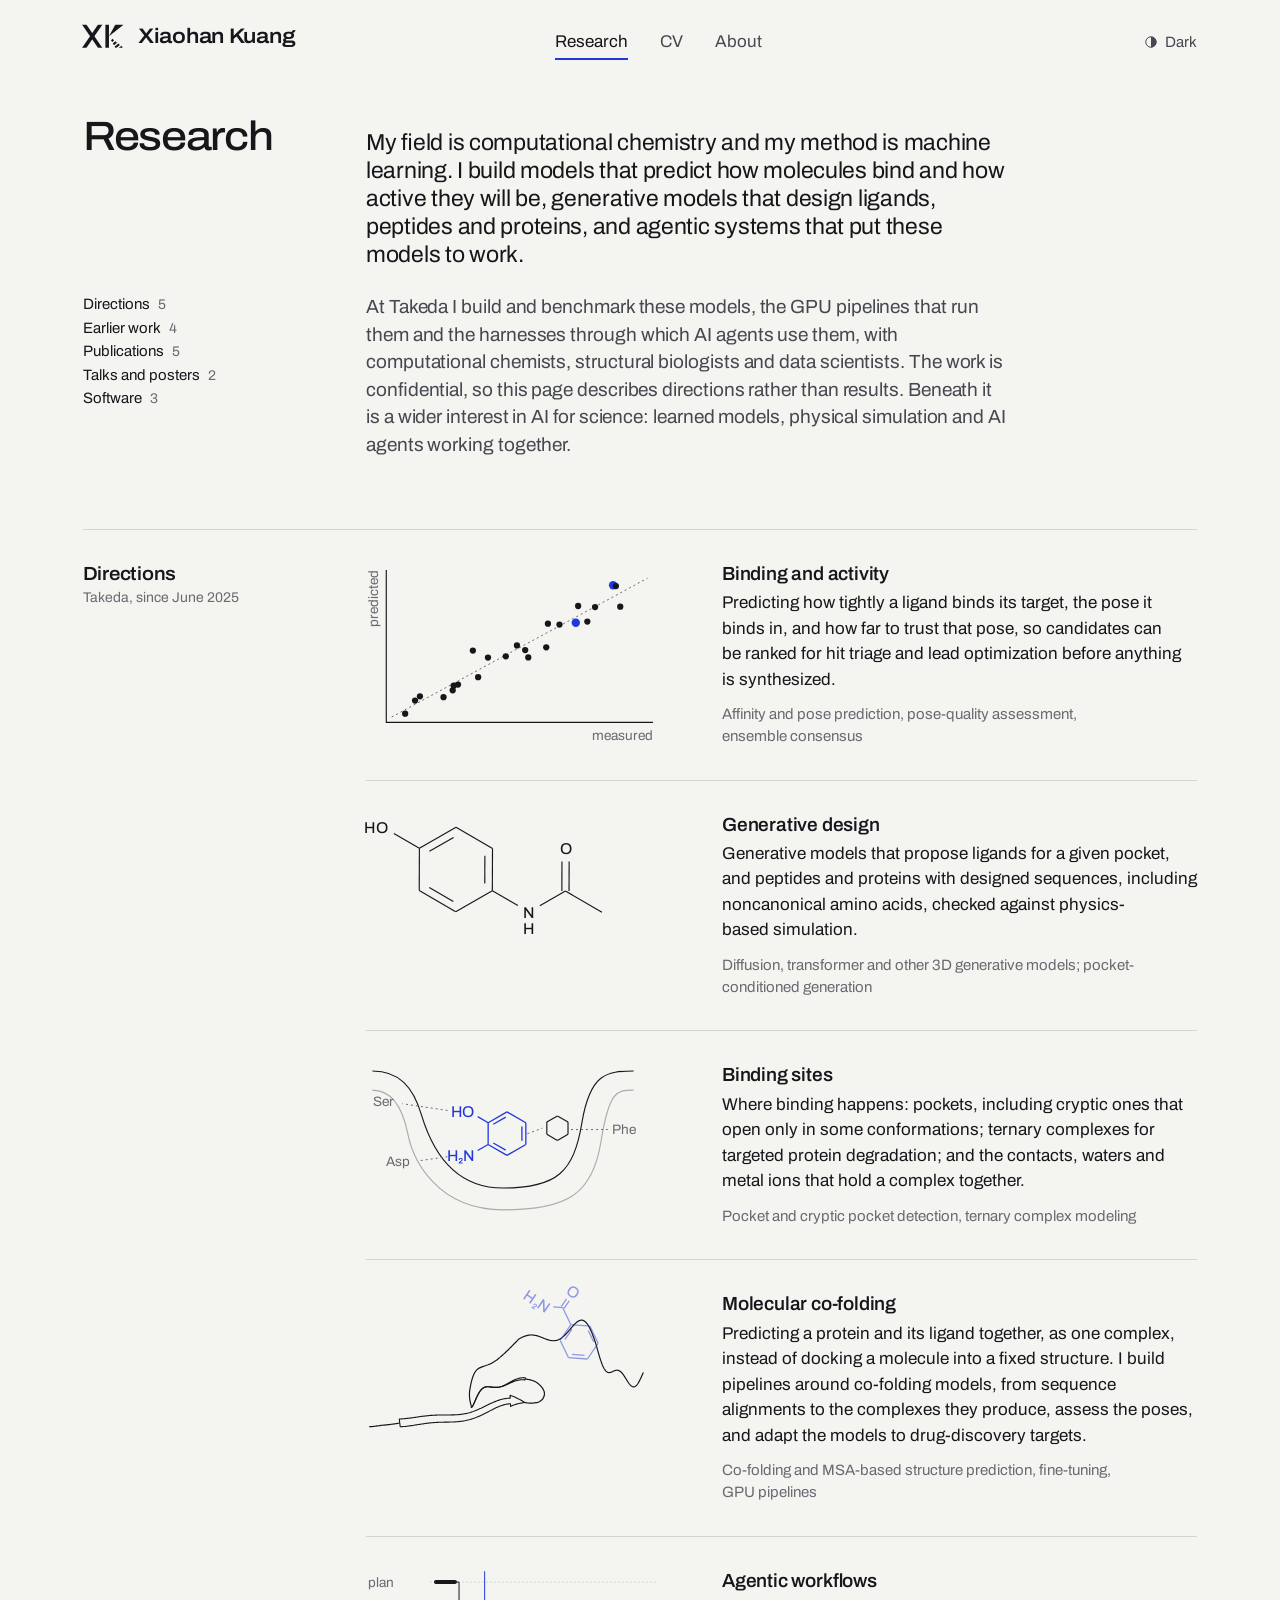
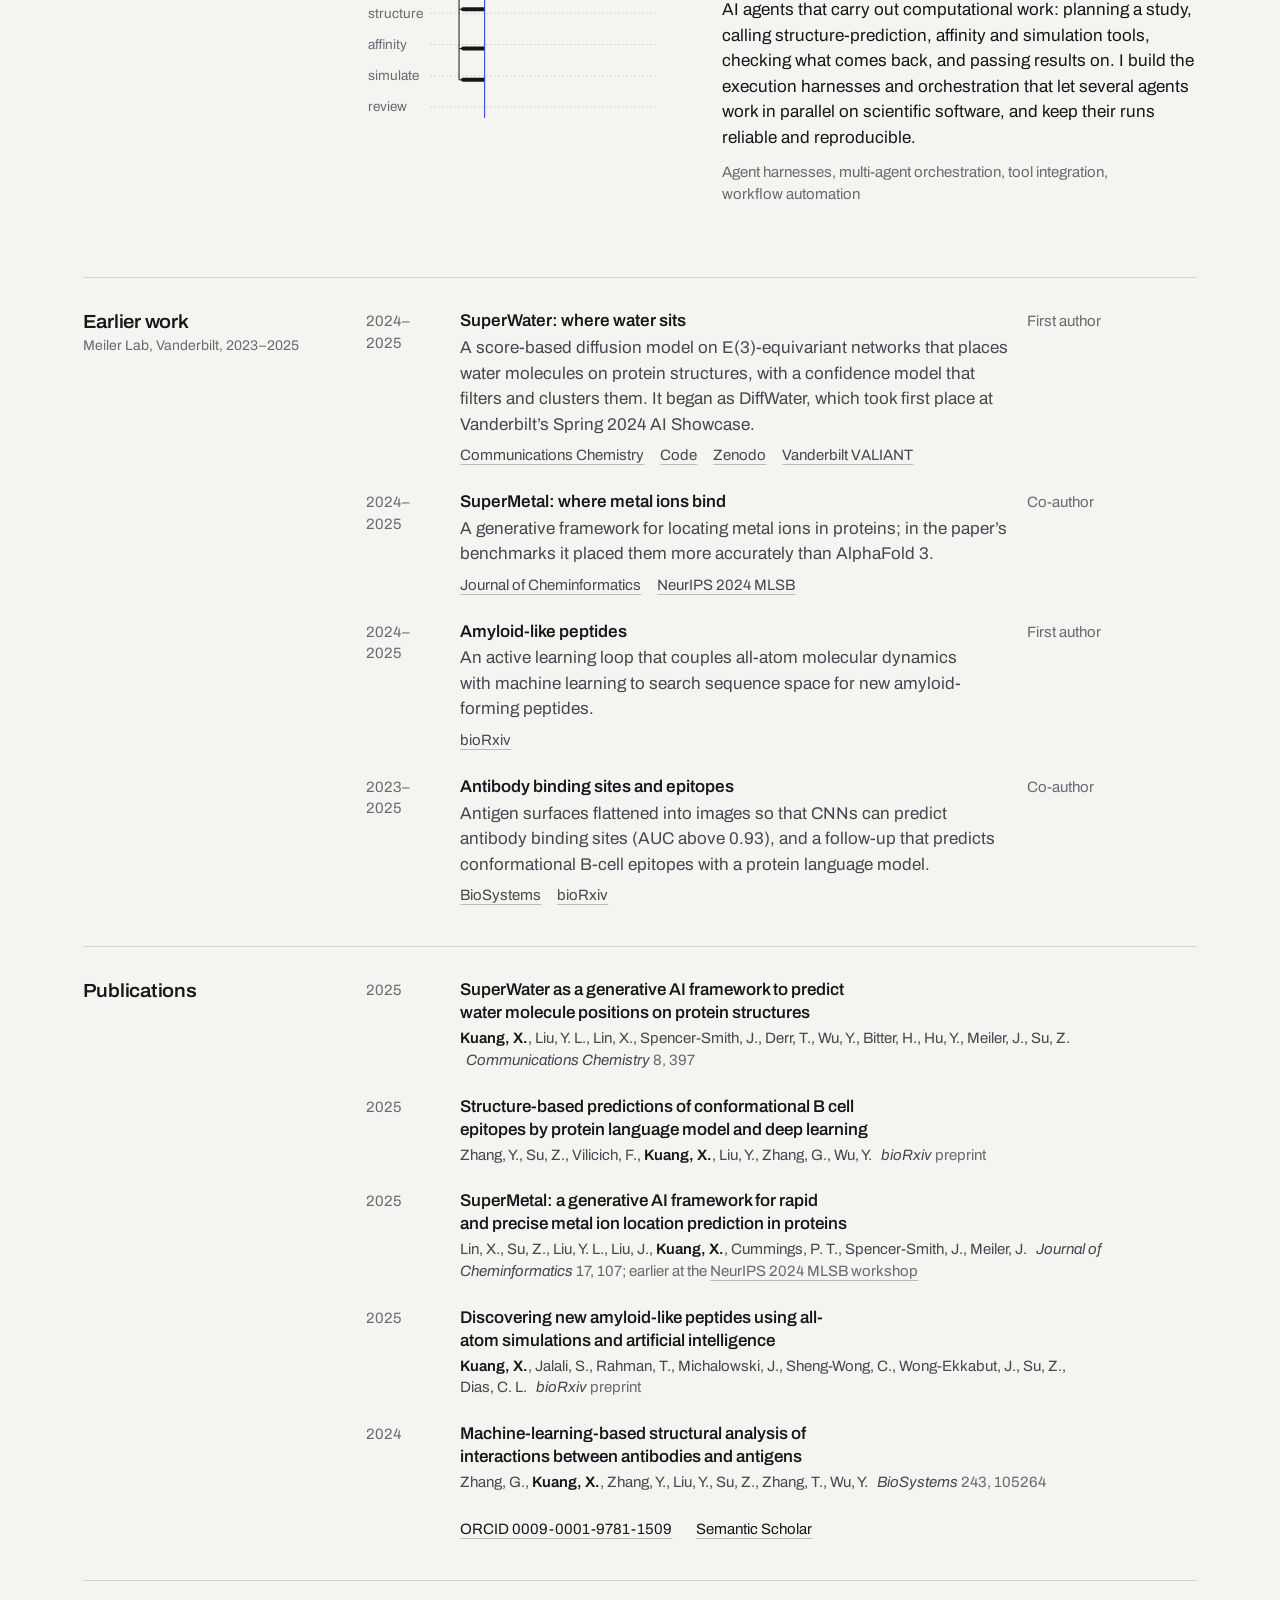
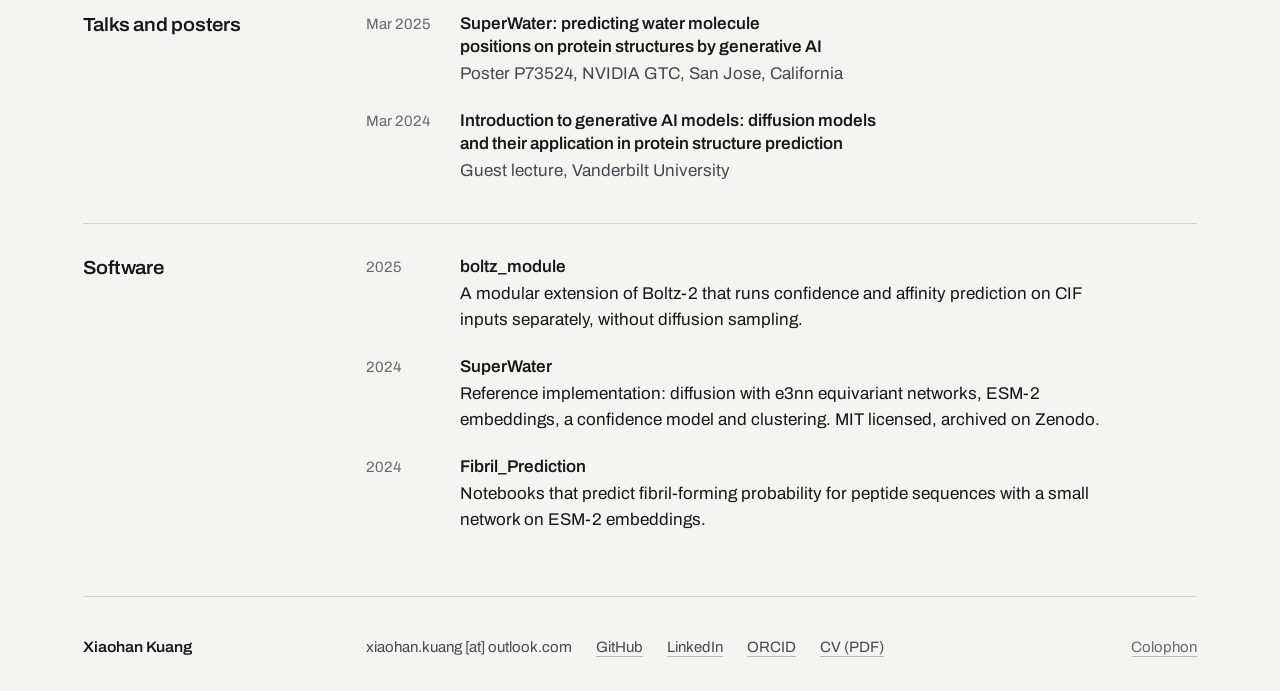
<file: research/index.html>
<!doctype html>
<html lang="en">
<head>
<meta charset="utf-8">
<meta name="viewport" content="width=device-width, initial-scale=1">
<title>Research · Xiaohan Kuang</title>
<meta name="description" content="Research by Xiaohan Kuang in computational chemistry and machine learning: binding affinity and activity prediction, generative design, binding sites, molecular co-folding and agentic workflows, and earlier work on water and metal sites.">
<meta name="xk-stats" content="https://kuangxh9-stats.kuangxh9.workers.dev">
<link rel="canonical" href="https://kuangxh9.github.io/research/">
<meta name="theme-color" content="#f4f4f1" media="(prefers-color-scheme: light)">
<meta name="theme-color" content="#101113" media="(prefers-color-scheme: dark)">
<meta property="og:type" content="website">
<meta property="og:title" content="Research · Xiaohan Kuang">
<meta property="og:description" content="Research by Xiaohan Kuang in computational chemistry and machine learning: binding affinity and activity prediction, generative design, binding sites, molecular co-folding and agentic workflows, and earlier work on water and metal sites.">
<meta property="og:url" content="https://kuangxh9.github.io/research/">
<meta property="og:image" content="https://kuangxh9.github.io/assets/img/og.png">
<meta name="twitter:card" content="summary_large_image">
<link rel="icon" href="../assets/img/favicon.svg" type="image/svg+xml">
<link rel="icon" href="../assets/img/favicon.ico" sizes="any">
<link rel="apple-touch-icon" href="../assets/img/apple-touch-icon.png">
<script>
  (function () {
    var q = /[?&]theme=(light|dark)/.exec(location.search), t = q && q[1];
    try { t = t || localStorage.getItem('theme'); } catch (e) {}
    if (t === 'light' || t === 'dark') document.documentElement.dataset.theme = t;
    if (!matchMedia('(prefers-reduced-motion: reduce)').matches) document.documentElement.classList.add('js-motion');
    setTimeout(function () { document.documentElement.classList.add('is-ready'); }, 1200);
    // heavy start-up work waits until the incoming page transition has finished
    window.__revealed = new Promise(function (r) { if (!('onpagereveal' in window)) return r(); addEventListener('pagereveal', function (e) { var vt = e.viewTransition; if (vt) { vt.ready.catch(function () {}); vt.finished.then(r, r); } else r(); }, { once: true }); setTimeout(r, 1500); });
  })();
</script>
<link rel="preconnect" href="https://fonts.googleapis.com">
<link rel="preconnect" href="https://fonts.gstatic.com" crossorigin>
<link rel="stylesheet" href="https://fonts.googleapis.com/css2?family=Archivo:ital,wdth,wght@0,62..125,100..900;1,62..125,100..900&display=swap">
<link rel="stylesheet" href="../assets/css/site.css">
</head>
<body class="page-research">
<a class="skip" href="#main">Skip to content</a>

<header class="site-header grid">
  <p class="site-name"><a class="brand" href="../"><svg class="mark" viewBox="0 0 32 24" aria-hidden="true" focusable="false"><clipPath id="xk-cut"><rect x="0" y="4.0" width="40" height="16.0"/></clipPath><g clip-path="url(#xk-cut)"><line class="mark-stroke" pathLength="1" style="--o:0" x1="1.87" y1="2.35" x2="15.13" y2="21.65" stroke-width="2.5"/><line class="mark-stroke" pathLength="1" style="--o:1" x1="15.13" y1="2.35" x2="1.87" y2="21.65" stroke-width="2.5"/><line class="mark-stroke" pathLength="1" style="--o:2" x1="18.90" y1="2.00" x2="18.90" y2="22.00" stroke-width="2.5"/><path class="mark-wedge" style="--o:3;transform-origin:20.15px 12.00px" d="M20.15 12.00 L30.28 4.08 L26.32 0.72Z"/><line class="mark-rung" style="--r:0" x1="22.00" y1="15.38" x2="23.19" y2="14.38" stroke-width="1.45"/><line class="mark-rung" style="--r:1" x1="23.23" y1="17.64" x2="25.22" y2="15.96" stroke-width="1.45"/><line class="mark-rung" style="--r:2" x1="24.47" y1="19.90" x2="27.24" y2="17.54" stroke-width="1.45"/><line class="mark-rung" style="--r:3" x1="25.70" y1="22.15" x2="29.27" y2="19.13" stroke-width="1.45"/></g></svg><span>Xiaohan Kuang</span></a></p>
  <nav class="site-nav" aria-label="Primary">
    <a href="../research/" aria-current="page">Research<span class="nav-mark" aria-hidden="true"></span></a>
    <a href="../cv/">CV</a>
    <a href="../about/">About</a>
  </nav>
  <div class="site-tools">
    <button class="theme-btn" type="button" data-theme-toggle aria-pressed="false">
      <svg viewBox="0 0 16 16" aria-hidden="true"><circle cx="8" cy="8" r="7" fill="none" stroke="currentColor" stroke-width="1.3"/><path d="M8 1a7 7 0 0 1 0 14z" fill="currentColor"/></svg>
      <span data-theme-label>Dark</span>
    </button>
  </div>
</header>

<main id="main">
  <section class="page-head grid">
    <h1 class="page-title">Research</h1>
    <p class="page-intro">My field is computational chemistry and my method is machine learning. I build models that predict how molecules bind and how active they will be, generative models that design ligands, peptides and proteins, and agentic systems that put these models to work.</p>
    <nav class="page-index" aria-label="On this page"><ol><li><a href="#now">Directions</a><span class="tnum">5</span></li><li><a href="#earlier">Earlier work</a><span class="tnum">4</span></li><li><a href="#publications">Publications</a><span class="tnum">5</span></li><li><a href="#talks">Talks and posters</a><span class="tnum">2</span></li><li><a href="#software">Software</a><span class="tnum">3</span></li></ol></nav>
    <p class="intro-sub">At Takeda I build and benchmark these models, the GPU pipelines that run them and the harnesses through which AI agents use them, with computational chemists, structural biologists and data scientists. The work is confidential, so this page describes directions rather than results. Beneath it is a wider interest in AI for science: learned models, physical simulation and AI agents working together.</p>
  </section>

  <section class="section grid" id="now" data-reveal aria-labelledby="h-now">
    <h2 class="section-label" id="h-now">Directions<small>Takeda, since June 2025</small></h2>
    <div class="section-body">

      <article class="row thread rv" data-schem-host>
        <div class="schem-wrap"><svg class="schem" data-amp="30" viewBox="-14.9 -1.5 212.4 128.5" style="width:289px;aspect-ratio:212.4/128.5" role="img" aria-label="A parity plot: predicted against measured affinity, close to the diagonal."><path class="k" d="M0 0 V112 H196"/><line class="f" x1="4.00" y1="108.00" x2="192.00" y2="6.00"/><circle class="kf s" cx="13.88" cy="105.58" r="2.3"/><circle class="kf s" cx="21.15" cy="95.97" r="2.3"/><circle class="kf s" cx="24.74" cy="92.85" r="2.3"/><circle class="kf s" cx="42.07" cy="93.49" r="2.3"/><circle class="kf s" cx="48.81" cy="88.44" r="2.3"/><circle class="kf s" cx="52.72" cy="84.17" r="2.3"/><circle class="kf s" cx="49.53" cy="85.03" r="2.3"/><circle class="kf s" cx="67.51" cy="78.71" r="2.3"/><circle class="kf s" cx="63.64" cy="59.18" r="2.3"/><circle class="kf s" cx="74.76" cy="64.29" r="2.3"/><circle class="kf s" cx="87.85" cy="63.42" r="2.3"/><circle class="kf s" cx="96.05" cy="55.42" r="2.3"/><circle class="kf s" cx="102.10" cy="58.85" r="2.3"/><circle class="kf s" cx="104.37" cy="64.28" r="2.3"/><circle class="kf s" cx="117.57" cy="56.81" r="2.3"/><circle class="kf s" cx="118.81" cy="39.43" r="2.3"/><circle class="kf s" cx="127.30" cy="40.04" r="2.3"/><circle class="a s" cx="139.30" cy="38.70" r="3.1"/><circle class="kf s" cx="141.02" cy="26.43" r="2.3"/><circle class="kf s" cx="147.77" cy="37.85" r="2.3"/><circle class="kf s" cx="153.45" cy="27.19" r="2.3"/><circle class="a s" cx="166.74" cy="11.22" r="3.1"/><circle class="kf s" cx="171.97" cy="26.97" r="2.3"/><circle class="kf s" cx="168.77" cy="11.75" r="2.3"/><text class="lab" x="196.00" y="125.00" text-anchor="end">measured</text><text class="lab" x="-6.00" y="0.00" text-anchor="end" transform="rotate(-90 -6.00 0.00)">predicted</text></svg></div>
        <div class="row-main">
          <h3>Binding and activity</h3>
          <p>Predicting how tightly a ligand binds its target, the pose it binds in, and how far to trust that pose, so candidates can be ranked for hit triage and lead optimization before anything is synthesized.</p>
          <p class="row-meta">Affinity and pose prediction, pose-quality assessment, ensemble consensus</p>
        </div>
      </article>

      <article class="row thread rv" data-schem-host>
        <div class="schem-wrap"><svg class="schem" data-amp="34" viewBox="-90.4 -40.0 174.8 86.1" style="width:238px;aspect-ratio:174.8/86.1" role="img" aria-label="Paracetamol (acetaminophen) as a skeletal formula, assembling bond by bond."><line class="k s" x1="82.88" y1="28.48" x2="56.09" y2="12.88"/><line class="k s" x1="58.72" y1="12.89" x2="58.80" y2="-8.81"/><line class="k s" x1="53.45" y1="12.88" x2="53.53" y2="-8.82"/><line class="k s" x1="56.09" y1="12.88" x2="37.26" y2="23.67"/><line class="k s" x1="21.15" y1="23.61" x2="2.39" y2="12.69"/><line class="k s" x1="2.39" y1="12.69" x2="-24.51" y2="28.09"/><line class="k s" x1="-24.51" y1="28.09" x2="-51.30" y2="12.49"/><line class="k s" x1="-26.25" y1="20.62" x2="-43.94" y2="10.32"/><line class="k s" x1="-51.30" y1="12.49" x2="-51.19" y2="-18.50"/><line class="k s" x1="-51.19" y1="-18.50" x2="-69.94" y2="-29.42"/><line class="k s" x1="-51.19" y1="-18.50" x2="-24.28" y2="-33.91"/><line class="k s" x1="-43.84" y1="-16.28" x2="-26.08" y2="-26.45"/><line class="k s" x1="-24.28" y1="-33.91" x2="2.51" y2="-18.31"/><line class="k s" x1="2.51" y1="-18.31" x2="2.39" y2="12.69"/><line class="k s" x1="-3.09" y1="-13.06" x2="-3.17" y2="7.40"/><text class="atom s" x="56.20" y="-13.98" text-anchor="middle">O</text><text class="atom s" x="29.19" y="32.43" text-anchor="middle">N</text><text class="atom s" x="29.19" y="44.16" text-anchor="middle">H</text><text class="atom s" x="-74.18" y="-29.96" text-anchor="end">HO</text></svg></div>
        <div class="row-main">
          <h3>Generative design</h3>
          <p>Generative models that propose ligands for a given pocket, and peptides and proteins with designed sequences, including noncanonical amino acids, checked against physics-based simulation.</p>
          <p class="row-meta">Diffusion, transformer and other 3D generative models; pocket-conditioned generation</p>
        </div>
      </article>

      <article class="row thread rv" data-schem-host>
        <div class="schem-wrap"><svg class="schem" data-amp="38" viewBox="9.3 8.5 201.4 105.0" style="width:274px;aspect-ratio:201.4/105.0" role="img" aria-label="A ligand in a protein pocket, held by two hydrogen bonds and a stacked phenylalanine ring."><path class="k" d="M14 10 C 34 10, 44 22, 50 42 S 70 96, 110 96 S 162 84, 168 48 S 186 10, 206 10"/><path class="k depth" d="M14 24 C 28 24, 36 36, 40 56 S 62 112, 110 112 S 176 100, 182 62 S 194 24, 206 24"/><line class="as s" x1="91.38" y1="68.42" x2="99.07" y2="63.99"/><line class="as s" x1="99.07" y1="63.99" x2="112.92" y2="72.01"/><line class="as s" x1="102.86" y1="62.86" x2="112.00" y2="68.15"/><line class="as s" x1="112.92" y1="72.01" x2="126.78" y2="64.02"/><line class="as s" x1="126.78" y1="64.02" x2="126.79" y2="48.02"/><line class="as s" x1="123.90" y1="61.29" x2="123.91" y2="50.73"/><line class="as s" x1="126.79" y1="48.02" x2="112.94" y2="40.01"/><line class="as s" x1="112.94" y1="40.01" x2="99.08" y2="47.99"/><line class="as s" x1="112.02" y1="43.86" x2="102.87" y2="49.13"/><line class="as s" x1="99.08" y1="47.99" x2="91.40" y2="43.55"/><line class="as s" x1="99.08" y1="47.99" x2="99.07" y2="63.99"/><text class="atom-a s" x="89.00" y="76.12" text-anchor="end">H₂N</text><text class="atom-a s" x="89.02" y="44.12" text-anchor="end">HO</text><line class="f late" x1="69.23" y1="38.98" x2="36.00" y2="34.00"/><text class="lab late" x="30.00" y="36.00" text-anchor="end">Ser</text><line class="f late" x1="69.20" y1="72.98" x2="48.00" y2="76.00"/><text class="lab late" x="42.00" y="80.00" text-anchor="end">Asp</text><line class="k late" x1="157.79" y1="56.50" x2="150.00" y2="61.00"/><line class="k late" x1="150.00" y1="61.00" x2="142.21" y2="56.50"/><line class="k late" x1="142.21" y1="56.50" x2="142.21" y2="47.50"/><line class="k late" x1="142.21" y1="47.50" x2="150.00" y2="43.00"/><line class="k late" x1="150.00" y1="43.00" x2="157.79" y2="47.50"/><line class="k late" x1="157.79" y1="47.50" x2="157.79" y2="56.50"/><line class="f late" x1="127.93" y1="56.01" x2="139.00" y2="52.00"/><text class="lab late" x="190.00" y="56.00" text-anchor="start">Phe</text><line class="f late" x1="160.00" y1="53.00" x2="187.00" y2="53.00"/></svg></div>
        <div class="row-main">
          <h3>Binding sites</h3>
          <p>Where binding happens: pockets, including cryptic ones that open only in some conformations; ternary complexes for targeted protein degradation; and the contacts, waters and metal ions that hold a complex together.</p>
          <p class="row-meta">Pocket and cryptic pocket detection, ternary complex modeling</p>
        </div>
      </article>

      <article class="row thread rv" data-schem-host>
        <div class="schem-wrap"><svg class="schem" data-amp="0" viewBox="2.0 14.0 206.0 104.0" style="width:280px;aspect-ratio:206.0/104.0" data-cofold role="img" aria-label="A protein and a ligand predicted together: the chain folds into strands and a helix around the ligand as it binds."><g class="cf-chain"></g><g class="cf-lig"><line class="as s" x1="91.23" y1="56.90" x2="97.17" y2="53.46"/><line class="as s" x1="98.36" y1="53.45" x2="98.36" y2="46.58"/><line class="as s" x1="95.98" y1="53.46" x2="95.98" y2="46.59"/><line class="as s" x1="97.17" y1="53.46" x2="109.30" y2="60.45"/><line class="as s" x1="109.30" y1="60.45" x2="109.32" y2="74.45"/><line class="as s" x1="111.83" y1="62.82" x2="111.83" y2="72.06"/><line class="as s" x1="109.32" y1="74.45" x2="121.45" y2="81.44"/><line class="as s" x1="121.45" y1="81.44" x2="133.56" y2="74.43"/><line class="as s" x1="122.24" y1="78.06" x2="130.24" y2="73.44"/><line class="as s" x1="133.56" y1="74.43" x2="133.55" y2="60.43"/><line class="as s" x1="133.55" y1="60.43" x2="121.42" y2="53.44"/><line class="as s" x1="130.23" y1="61.42" x2="122.23" y2="56.81"/><line class="as s" x1="121.42" y1="53.44" x2="109.30" y2="60.45"/><text class="atom-a s" x="88.85" y="64.61" text-anchor="end">H₂N</text><text class="atom-a s" x="97.16" y="43.60" text-anchor="middle">O</text></g><g class="cf-contacts"></g></svg></div>
        <div class="row-main">
          <h3>Molecular co-folding</h3>
          <p>Predicting a protein and its ligand together, as one complex, instead of docking a molecule into a fixed structure. I build pipelines around co-folding models, from sequence alignments to the complexes they produce, assess the poses, and adapt the models to drug-discovery targets.</p>
          <p class="row-meta">Co-folding and MSA-based structure prediction, fine-tuning, GPU pipelines</p>
        </div>
      </article>

      <article class="row thread rv" data-schem-host>
        <div class="schem-wrap"><svg class="schem" data-amp="0" viewBox="-1.5 4.8 215.0 102.5" style="width:292px;aspect-ratio:215.0/102.5" data-trace role="img" aria-label="An agentic workflow as an execution trace: a plan forks into three agents calling structure, affinity and simulation tools in parallel; one branch fails, two return to review, and the chosen line runs on."><clipPath id="trace-clip"><rect class="trace-clip" x="-10" y="-10" width="0" height="140"/></clipPath><text class="lab" x="0.00" y="13.30" text-anchor="start">plan</text><line class="f lane" x1="46.00" y1="10.00" x2="212.00" y2="10.00"/><text class="lab" x="0.00" y="36.30" text-anchor="start">structure</text><line class="f lane" x1="46.00" y1="33.00" x2="212.00" y2="33.00"/><text class="lab" x="0.00" y="59.30" text-anchor="start">affinity</text><line class="f lane" x1="46.00" y1="56.00" x2="212.00" y2="56.00"/><text class="lab" x="0.00" y="82.30" text-anchor="start">simulate</text><line class="f lane" x1="46.00" y1="79.00" x2="212.00" y2="79.00"/><text class="lab" x="0.00" y="105.30" text-anchor="start">review</text><line class="f lane" x1="46.00" y1="102.00" x2="212.00" y2="102.00"/><g class="trace-run" clip-path="url(#trace-clip)"><line class="bar" x1="50.00" y1="10.00" x2="64.00" y2="10.00"/><path class="k step" d="M64.0 10.0 H67 V82.0"/><line class="k step" x1="67.00" y1="30.00" x2="70.00" y2="30.00"/><line class="k step" x1="67.00" y1="59.00" x2="70.00" y2="59.00"/><line class="k step" x1="67.00" y1="82.00" x2="70.00" y2="82.00"/><line class="bar" x1="70.00" y1="30.00" x2="94.00" y2="30.00"/><line class="bar" x1="98.00" y1="53.00" x2="116.00" y2="53.00"/><path class="k step" d="M94.0 30.0 H98.0 V53.0"/><line class="bar" x1="70.00" y1="59.00" x2="88.00" y2="59.00"/><line class="bar" x1="92.00" y1="76.00" x2="106.00" y2="76.00"/><path class="k step" d="M88.0 59.0 H92.0 V76.0"/><line class="k fail" x1="109.00" y1="73.00" x2="115.00" y2="79.00"/><line class="k fail" x1="115.00" y1="73.00" x2="109.00" y2="79.00"/><line class="bar" x1="70.00" y1="82.00" x2="110.00" y2="82.00"/><line class="bar" x1="124.00" y1="102.00" x2="136.00" y2="102.00"/><path class="k step" d="M116.0 53.0 H124.0 V102.0"/><path class="k step" d="M110.0 82.0 H124.0 V102.0"/><line class="bar a" x1="142.00" y1="33.00" x2="158.00" y2="33.00"/><path class="as step" d="M136.0 102.0 H142.0 V33.0"/><line class="bar a" x1="162.00" y1="79.00" x2="192.00" y2="79.00"/><path class="as step" d="M158.0 33.0 H162.0 V79.0"/><line class="bar a" x1="198.00" y1="102.00" x2="208.00" y2="102.00"/><path class="as step" d="M192.0 79.0 H198.0 V102.0"/></g><line class="trace-head" x1="50" y1="2" x2="50" y2="110"/></svg></div>
        <div class="row-main">
          <h3>Agentic workflows</h3>
          <p>AI agents that carry out computational work: planning a study, calling structure-prediction, affinity and simulation tools, checking what comes back, and passing results on. I build the execution harnesses and orchestration that let several agents work in parallel on scientific software, and keep their runs reliable and reproducible.</p>
          <p class="row-meta">Agent harnesses, multi-agent orchestration, tool integration, workflow automation</p>
        </div>
      </article>
    </div>
  </section>

  <section class="section grid" id="earlier" data-reveal aria-labelledby="h-earlier">
    <h2 class="section-label" id="h-earlier">Earlier work<small>Meiler Lab, Vanderbilt, 2023–2025</small></h2>
    <div class="section-body">
      <article class="row compact rv" id="superwater">
        <div class="row-date">2024–2025</div>
        <div class="row-main">
          <h3>SuperWater: where water sits</h3>
          <p>A score-based diffusion model on E(3)-equivariant networks that places water molecules on protein structures, with a confidence model that filters and clusters them. It began as DiffWater, which took first place at Vanderbilt’s Spring 2024 AI Showcase.</p>
          <p class="links-inline"><a class="ln" href="https://doi.org/10.1038/s42004-025-01789-4">Communications Chemistry</a><a class="ln" href="https://github.com/kuangxh9/SuperWater">Code</a><a class="ln" href="https://doi.org/10.5281/zenodo.17465949">Zenodo</a><a class="ln" href="https://www.vanderbilt.edu/valiant/2026/01/28/superwater-as-a-generative-ai-framework-to-predict-water-molecule-positions-on-protein-structures">Vanderbilt VALIANT</a></p>
        </div>
        <p class="row-side">First author</p>
      </article>
      <article class="row compact rv" id="supermetal">
        <div class="row-date">2024–2025</div>
        <div class="row-main">
          <h3>SuperMetal: where metal ions bind</h3>
          <p>A generative framework for locating metal ions in proteins; in the paper’s benchmarks it placed them more accurately than AlphaFold 3.</p>
          <p class="links-inline"><a class="ln" href="https://doi.org/10.1186/s13321-025-01038-9">Journal of Cheminformatics</a><a class="ln" href="https://neurips.cc/virtual/2024/102527">NeurIPS 2024 MLSB</a></p>
        </div>
        <p class="row-side">Co-author</p>
      </article>
      <article class="row compact rv" id="amyloid">
        <div class="row-date">2024–2025</div>
        <div class="row-main">
          <h3>Amyloid-like peptides</h3>
          <p>An active learning loop that couples all-atom molecular dynamics with machine learning to search sequence space for new amyloid-forming peptides.</p>
          <p class="links-inline"><a class="ln" href="https://doi.org/10.1101/2025.02.12.637911">bioRxiv</a></p>
        </div>
        <p class="row-side">First author</p>
      </article>
      <article class="row compact rv" id="antibody">
        <div class="row-date">2023–2025</div>
        <div class="row-main">
          <h3>Antibody binding sites and epitopes</h3>
          <p>Antigen surfaces flattened into images so that CNNs can predict antibody binding sites (AUC above 0.93), and a follow-up that predicts conformational B-cell epitopes with a protein language model.</p>
          <p class="links-inline"><a class="ln" href="https://doi.org/10.1016/j.biosystems.2024.105264">BioSystems</a><a class="ln" href="https://doi.org/10.1101/2025.10.29.685313">bioRxiv</a></p>
        </div>
        <p class="row-side">Co-author</p>
      </article>
    </div>
  </section>

  <section class="section grid" id="publications" data-reveal aria-labelledby="h-pubs">
    <h2 class="section-label" id="h-pubs">Publications</h2>
    <ol class="section-body pubs">
      <li class="row pub rv">
        <div class="row-date">2025</div>
        <div class="row-main--wide">
          <h3><a class="ln ln--quiet" href="https://doi.org/10.1038/s42004-025-01789-4">SuperWater as a generative AI framework to predict water molecule positions on protein structures</a></h3>
          <p class="au"><strong>Kuang, X.</strong>, Liu, Y. L., Lin, X., Spencer-Smith, J., Derr, T., Wu, Y., Bitter, H., Hu, Y., Meiler, J., Su, Z. <span class="ve"><i>Communications Chemistry</i> 8, 397</span></p>
        </div>
      </li>
      <li class="row pub rv">
        <div class="row-date">2025</div>
        <div class="row-main--wide">
          <h3><a class="ln ln--quiet" href="https://doi.org/10.1101/2025.10.29.685313">Structure-based predictions of conformational B cell epitopes by protein language model and deep learning</a></h3>
          <p class="au">Zhang, Y., Su, Z., Vilicich, F., <strong>Kuang, X.</strong>, Liu, Y., Zhang, G., Wu, Y. <span class="ve"><i>bioRxiv</i> preprint</span></p>
        </div>
      </li>
      <li class="row pub rv">
        <div class="row-date">2025</div>
        <div class="row-main--wide">
          <h3><a class="ln ln--quiet" href="https://doi.org/10.1186/s13321-025-01038-9">SuperMetal: a generative AI framework for rapid and precise metal ion location prediction in proteins</a></h3>
          <p class="au">Lin, X., Su, Z., Liu, Y. L., Liu, J., <strong>Kuang, X.</strong>, Cummings, P. T., Spencer-Smith, J., Meiler, J. <span class="ve"><i>Journal of Cheminformatics</i> 17, 107; earlier at the <a class="ln" href="https://neurips.cc/virtual/2024/102527">NeurIPS 2024 MLSB workshop</a></span></p>
        </div>
      </li>
      <li class="row pub rv">
        <div class="row-date">2025</div>
        <div class="row-main--wide">
          <h3><a class="ln ln--quiet" href="https://doi.org/10.1101/2025.02.12.637911">Discovering new amyloid-like peptides using all-atom simulations and artificial intelligence</a></h3>
          <p class="au"><strong>Kuang, X.</strong>, Jalali, S., Rahman, T., Michalowski, J., Sheng-Wong, C., Wong-Ekkabut, J., Su, Z., Dias, C. L. <span class="ve"><i>bioRxiv</i> preprint</span></p>
        </div>
      </li>
      <li class="row pub rv">
        <div class="row-date">2024</div>
        <div class="row-main--wide">
          <h3><a class="ln ln--quiet" href="https://doi.org/10.1016/j.biosystems.2024.105264">Machine-learning-based structural analysis of interactions between antibodies and antigens</a></h3>
          <p class="au">Zhang, G., <strong>Kuang, X.</strong>, Zhang, Y., Liu, Y., Su, Z., Zhang, T., Wu, Y. <span class="ve"><i>BioSystems</i> 243, 105264</span></p>
        </div>
      </li>
      <li class="row pub-note rv">
        <div class="row-main--wide"><a class="ln" href="https://orcid.org/0009-0001-9781-1509">ORCID 0009-0001-9781-1509</a><a class="ln" href="https://www.semanticscholar.org/author/2309579441">Semantic Scholar</a></div>
      </li>
    </ol>
  </section>

  <section class="section grid" id="talks" data-reveal aria-labelledby="h-talks">
    <h2 class="section-label" id="h-talks">Talks and posters</h2>
    <div class="section-body">
      <div class="row compact rv"><div class="row-date">Mar 2025</div><div class="row-main--wide"><h3>SuperWater: predicting water molecule positions on protein structures by generative AI</h3><p class="org">Poster P73524, NVIDIA GTC, San Jose, California</p></div></div>
      <div class="row compact rv"><div class="row-date">Mar 2024</div><div class="row-main--wide"><h3>Introduction to generative AI models: diffusion models and their application in protein structure prediction</h3><p class="org">Guest lecture, Vanderbilt University</p></div></div>
    </div>
  </section>

  <section class="section grid" id="software" data-reveal aria-labelledby="h-soft">
    <h2 class="section-label" id="h-soft">Software</h2>
    <div class="section-body">
      <div class="row compact rv"><div class="row-date">2025</div><div class="row-main--wide"><h3><a class="ln ln--quiet" href="https://github.com/kuangxh9/boltz_module">boltz_module</a></h3><p>A modular extension of Boltz-2 that runs confidence and affinity prediction on CIF inputs separately, without diffusion sampling.</p></div></div>
      <div class="row compact rv"><div class="row-date">2024</div><div class="row-main--wide"><h3><a class="ln ln--quiet" href="https://github.com/kuangxh9/SuperWater">SuperWater</a></h3><p>Reference implementation: diffusion with e3nn equivariant networks, ESM-2 embeddings, a confidence model and clustering. MIT licensed, archived on Zenodo.</p></div></div>
      <div class="row compact rv"><div class="row-date">2024</div><div class="row-main--wide"><h3><a class="ln ln--quiet" href="https://github.com/kuangxh9/Fibril_Prediction">Fibril_Prediction</a></h3><p>Notebooks that predict fibril-forming probability for peptide sequences with a small network on ESM-2 embeddings.</p></div></div>
    </div>
  </section>
</main>

<footer class="site-foot grid">
  <p class="c1">Xiaohan Kuang</p>
  <p class="c2">
    <span class="email">xiaohan.kuang [at] outlook.com</span>
    <a class="ln" href="https://github.com/kuangxh9">GitHub</a>
    <a class="ln" href="https://www.linkedin.com/in/xiaohan-kuang-39a508216/">LinkedIn</a>
    <a class="ln" href="https://orcid.org/0009-0001-9781-1509">ORCID</a>
    <a class="ln" href="../assets/file/xiaohan_kuang_cv.pdf">CV (PDF)</a>
  </p>
  <details class="c3 colophon">
    <summary>Colophon</summary>
    <div class="colophon-body">
      <p>Set in Archivo, a grotesque with a variable width axis, on a twelve-column grid, with Noto Serif TC for Chinese. One accent, the blue of an electron-density map. The mark is an X beside a K drawn as a stereocentre: its stem is two bonds in the plane of the page, its arms a solid wedge and a hashed wedge; it is set out by <code>tools/monogram.py</code>. The landscape on the home page is invented; the sampler is ordinary annealed Langevin dynamics. Molecules are drawn from RDKit coordinates. Every animation shares one curve, a quick start and a long release. Press G to see the grid.</p>
      <p>Visits are counted by a small counter of my own, by day, page and country only: no cookies, no stored IP addresses, and nothing at all from browsers that send Do Not Track or Global Privacy Control.</p>
      <p>Updated November 2026.</p>
    </div>
  </details>
</footer>

<script src="../assets/js/site.js" defer></script>
<script src="../assets/js/footprint.js" defer></script>
</body>
</html>
</file>
<file: assets/css/site.css>
/* ==========================================================================
   Xiaohan Kuang — site styles

   · One family, Archivo (variable width + weight); Noto Serif SC only for
     the four characters 琴棋书画. Width is an expressive axis: names and
     titles run wide, text stays at 100%.
   · Six type roles: display, title, head, body, small, meta.
   · Space on a 4px base. Hierarchy comes from weight, colour and position,
     not from rules: the site uses almost no dividers.
   · Four inks (all text ≥ 4.5:1), one accent: the blue of an electron-density
     map.
   · One motion curve (fast start, long release) and one motion idea: things
     come into focus, the way ink settles or a sample is denoised.
   ========================================================================== */

/* ---------- Tokens ---------- */
:root {
  --paper:  #f4f4f1;
  --ink:    #15171b;   /* 16.3:1 */
  --ink-2:  #45484f;   /*  8.3:1  secondary text */
  --ink-3:  #676a70;   /*  4.9:1  labels, metadata */
  --rule:   #dcddd8;
  --divider: #d3d4ce;   /* hairline dividers between sections and groups */
  --rule-2: #b9bbb5;
  --wash:   #e8e9e4;
  --accent: #2338d9;   /*  7.2:1 */

  --font: "Archivo", ui-sans-serif, system-ui, -apple-system, "Segoe UI", sans-serif;
  --cjk: "Noto Serif SC", "Source Han Serif SC", "Songti SC", "SimSun", serif;
  --cjk-tc: "Noto Serif TC", "Source Han Serif TC", "Songti TC", "PMingLiU", serif;

  --fs-meta:    14px;
  --fs-small:   15px;
  --fs-body:    17px;
  --fs-head:    clamp(19px, 1.1vw, 21px);
  --fs-title:   clamp(23px, 1.55vw, 29px);
  --fs-display: clamp(40px, 3.2vw, 58px);

  --lh-meta: 1.4; --lh-small: 1.45; --lh-body: 1.5; --lh-head: 1.28; --lh-title: 1.22; --lh-display: .96;

  --s1: 4px; --s2: 8px; --s3: 12px; --s4: 16px; --s5: 24px; --s6: 32px; --s7: 48px; --s8: 64px;
  --m: clamp(20px, 6.45vw, 128px);      /* the page gutter: 124px at 1920, 93 at 1440, 25 on a phone */
  --g: clamp(16px, 1.45vw, 28px);
  --section: clamp(36px, 4.4vh, 52px);

  --ease-settle: cubic-bezier(.16, 1, .3, 1);    /* quick start, long release */
  --ease-in:     cubic-bezier(.5, 0, .75, 0);
  --ease-std:    cubic-bezier(.4, 0, .2, 1);
  --t-micro: 160ms; --t-ui: 320ms; --t-reveal: 1000ms; --stagger: 45ms;

  color-scheme: light;
}
@media (prefers-color-scheme: dark) {
  :root:not([data-theme="light"]) {
    --paper: #101113; --ink: #e7e7e2; --ink-2: #b0b3b8; --ink-3: #8f9399;
    --rule: #26282c; --rule-2: #44474c; --wash: #1a1c1f; --accent: #8a9cff; --divider: #2e3135;
    color-scheme: dark;
  }
}
:root[data-theme="dark"] {
  --paper: #101113; --ink: #e7e7e2; --ink-2: #b0b3b8; --ink-3: #8f9399;
  --rule: #26282c; --rule-2: #44474c; --wash: #1a1c1f; --accent: #8a9cff; --divider: #2e3135;
  color-scheme: dark;
}

/* ---------- Base ---------- */
*, *::before, *::after { box-sizing: border-box; }
html { -webkit-text-size-adjust: 100%; text-size-adjust: 100%; }
@media (prefers-reduced-motion: no-preference) { html { scroll-behavior: smooth; } }
[id] { scroll-margin-top: var(--s5); }
body {
  margin: 0; background: var(--paper); color: var(--ink);
  font-family: var(--font); font-size: var(--fs-body); line-height: var(--lh-body);
  font-weight: 400; font-stretch: 100%;
  font-kerning: normal; font-feature-settings: "kern", "liga";
  -webkit-font-smoothing: antialiased; -moz-osx-font-smoothing: grayscale;
  text-rendering: optimizeLegibility;
}
h1, h2, h3, h4, p, ul, ol, dl, dd, figure, blockquote, pre { margin: 0; }
h1, h2, h3, h4 { font-weight: inherit; font-size: inherit; text-wrap: balance; }
p, li, dd, figcaption { text-wrap: pretty; }
ul, ol { padding: 0; list-style: none; }
img, svg, canvas { display: block; max-width: 100%; }
button { font: inherit; color: inherit; }
i, em { font-style: italic; }
::selection { background: var(--accent); color: var(--paper); }
.tnum { font-variant-numeric: tabular-nums; }
.nw { white-space: nowrap; }

/* Links and text buttons: one treatment. At rest a quiet underline; on hover
   it takes the accent and lifts a little toward the word. */
a { color: inherit; }
.ln, .ctl {
  text-decoration-line: underline; text-decoration-thickness: 1px;
  text-underline-offset: .26em; text-decoration-color: var(--rule-2);
  transition: color var(--t-micro) var(--ease-std), text-decoration-color var(--t-micro) var(--ease-std),
              text-underline-offset var(--t-ui) var(--ease-settle);
}
.ln:hover, .ctl:hover { color: var(--accent); text-decoration-color: currentColor; text-underline-offset: .17em; }
.ln--quiet { text-decoration-color: transparent; }
.ln--quiet:hover { text-decoration-color: currentColor; }
.ctl {
  appearance: none; background: none; border: 0; padding: 0; cursor: pointer;
  color: var(--ink-2); font-size: var(--fs-small);
}
.ctl:active { transform: translateY(1px); }
:focus-visible { outline: 2px solid var(--accent); outline-offset: 3px; border-radius: 1px; }

.skip {
  position: absolute; left: var(--m); top: var(--s2); z-index: 10;
  padding: var(--s2) var(--s3); background: var(--ink); color: var(--paper);
  transform: translateY(-160%); transition: transform var(--t-ui) var(--ease-settle);
}
.skip:focus { transform: none; }

/* ---------- Grid ---------- */
.grid { display: grid; grid-template-columns: repeat(12, minmax(0, 1fr)); column-gap: var(--g); padding-inline: var(--m); }
.grid-overlay { position: fixed; inset: 0; z-index: 50; pointer-events: none; opacity: 0; transition: opacity var(--t-ui) var(--ease-std); }
.grid-overlay.is-on { opacity: 1; }
.grid-overlay i { background: color-mix(in srgb, var(--accent) 6%, transparent); border-inline: 1px solid color-mix(in srgb, var(--accent) 22%, transparent); }

/* ---------- Header ---------- */
.site-header { view-transition-name: site-header; position: relative; align-items: center; padding-block: var(--s5) var(--s3); }
.site-name { grid-column: 1 / span 5; font-size: 21px; line-height: 1.2; font-weight: 600; font-stretch: 110%; letter-spacing: -.014em; }
.brand { display: inline-flex; align-items: center; gap: 12px; text-decoration: none; }
/* the mark: X, and a K drawn as a stereocentre (stem in the plane, a solid
   wedge and a hashed wedge for arms, leaving one point). 32 × 24, ink only. */
/* 46 × 34.5: the mark's ink is 23px tall against the name's 15px capitals; its left ink edge sits on the gutter */
.mark { width: 46px; height: 34.5px; margin-block: -8px; margin-left: -2.5px; flex: none; overflow: visible; }
.mark-stroke, .mark-rung { stroke: currentColor; fill: none; }
.mark-wedge { fill: currentColor; }
/* on hover the mark is drawn as by hand: the X and the stem traced in writing
   order, the wedge grown out of the stereocentre, then the hash, rung by rung */
.brand.is-writing .mark-stroke { stroke-dasharray: 1; animation: mark-draw 300ms var(--ease-std) both; animation-delay: calc(var(--o) * 170ms); }
.brand.is-writing .mark-wedge { animation: mark-grow 420ms var(--ease-settle) 540ms both; }
.brand.is-writing .mark-rung { animation: mark-rung 220ms var(--ease-std) both; animation-delay: calc(640ms + var(--r) * 75ms); }
@keyframes mark-draw { from { stroke-dashoffset: 1; } to { stroke-dashoffset: 0; } }
@keyframes mark-grow { from { transform: scale(0); } to { transform: scale(1); } }
@keyframes mark-rung { from { opacity: 0; } to { opacity: 1; } }
.brand span { transition: color var(--t-micro) var(--ease-std); }
.brand:hover span { color: var(--ink-2); }
.site-nav { grid-column: 6 / span 5; position: relative; display: flex; gap: var(--s6); }
.site-nav a { position: relative; text-decoration: none; color: var(--ink-2); transition: color var(--t-micro) var(--ease-std); }
.site-nav a:hover, .site-nav a[aria-current="page"] { color: var(--ink); }
.nav-hover {
  position: absolute; left: 0; bottom: -5px; height: 1px; width: 0;
  background: var(--ink); pointer-events: none; opacity: 0;
  transition: transform 460ms var(--ease-settle), width 460ms var(--ease-settle), opacity var(--t-ui) var(--ease-std);
}
.nav-hover.is-on { opacity: 1; }
.nav-mark { view-transition-name: nav-mark; position: absolute; left: 0; right: 0; bottom: -5px; height: 2px; background: var(--accent); }
.site-tools { grid-column: 11 / span 2; justify-self: end; display: flex; align-items: baseline; }
.theme-btn {
  appearance: none; background: none; border: 0; padding: 0; cursor: pointer;
  display: inline-flex; align-items: baseline; gap: var(--s2);
  color: var(--ink-2); font-size: var(--fs-small); transition: color var(--t-micro) var(--ease-std);
}
.theme-btn:hover { color: var(--ink); }
.theme-btn svg { width: 12px; height: 12px; align-self: center; transition: transform 700ms var(--ease-settle); }
:root[data-theme="dark"] .theme-btn svg { transform: rotate(180deg); }
@media (prefers-color-scheme: dark) { :root:not([data-theme="light"]) .theme-btn svg { transform: rotate(180deg); } }

/* ---------- Shared parts ---------- */
.kicker { font-size: var(--fs-meta); line-height: var(--lh-meta); color: var(--ink-3); font-weight: 400; margin-bottom: var(--s3); }
.fig-bar {
  display: flex; justify-content: space-between; align-items: baseline; gap: var(--s4); flex-wrap: wrap;
  font-size: var(--fs-small); line-height: var(--lh-small); color: var(--ink-2);
  padding-bottom: var(--s3);
}
.fig-ctl { display: flex; gap: var(--s5); }
.hint { font-size: var(--fs-meta); color: var(--ink-3); }
.fig-cap {
  display: grid; grid-template-columns: minmax(10em, 2fr) 5fr; gap: var(--s1) var(--g);
  padding-top: var(--s3);
  font-size: var(--fs-small); line-height: var(--lh-small); color: var(--ink-2);
}
.fig-cap b { color: var(--ink); font-weight: 560; }

/* ---------- Home ---------- */
.home { min-height: 100vh; min-height: 100svh; display: grid; grid-template-rows: auto 1fr; }
.home-main { padding-block: clamp(16px, 3vh, 36px) clamp(14px, 2.4vh, 28px); min-height: 0; }
/* the left column reads top to bottom: statement, work, background; contact closes it */
.intro {
  grid-column: 1 / span 5; min-width: 0;
  display: flex; flex-direction: column; gap: 0;
}
.intro > .focus, .intro > .background { margin-top: clamp(22px, 2.9vh, 30px); padding-top: clamp(18px, 2.2vh, 22px); border-top: 1px solid var(--divider); }
.lede {
  font-size: clamp(26px, min(1.8vw, 3.6vh), 34px); line-height: 1.17; letter-spacing: -.018em;
  font-weight: 400; text-wrap: balance;
}
.lede .w { display: inline-block; }

.focus-list { display: grid; grid-template-columns: 1fr 1fr; gap: var(--s5) var(--g); }
.focus .kicker { margin-bottom: 0; }
.focus-list li { display: grid; gap: 5px; align-content: start; }
.focus-list b { font-size: var(--fs-head); line-height: var(--lh-head); font-weight: 560; font-stretch: 104%; letter-spacing: -.01em; }
.focus-list span { font-size: 16px; line-height: 1.48; color: var(--ink-2); }
.focus-more { margin-top: var(--s1); font-size: var(--fs-small); }

.focus { display: grid; gap: var(--s3); }
/* background on the same two columns as the work above it */
.background { display: grid; grid-template-columns: 1fr 1fr; gap: var(--s5) var(--g); }
.bg-row dt { font-size: var(--fs-meta); line-height: var(--lh-meta); color: var(--ink-3); margin-bottom: 3px; }
.bg-row dd { font-size: 16px; line-height: 1.48; color: var(--ink-2); }
.bg-row dd b { color: var(--ink); font-weight: 520; }
.contact { display: flex; flex-wrap: wrap; gap: 0 var(--s4); }
.email { white-space: nowrap; }   /* written out, not linked: fewer harvesters */
/* visitor footprint: a small dot-matrix world and the totals beside it */
.intro { position: relative; }
/* anchored to the column's bottom-left corner, out of the flow: it never pushes the page into scrolling */
.footprint { position: absolute; left: 0; bottom: 0; display: flex; align-items: flex-end; gap: var(--s5); }
.footprint[hidden] { display: none; }
.footprint canvas { flex: none; width: var(--fp-w, 302px); height: var(--fp-h, 104px); cursor: crosshair; }
.footprint.is-text canvas { display: none; }
.fp-text { font-size: var(--fs-meta); line-height: var(--lh-meta); color: var(--ink-3); max-width: 30ch; min-height: calc(2em * var(--lh-meta)); padding-bottom: 2px; }
.fp-text b { color: var(--ink); font-weight: 500; font-variant-numeric: tabular-nums; }

/* Fig. 1: title line, plot, caption; all hang from the plot's y-axis and end at its right edge */
.fig { grid-column: 6 / span 7; display: grid; grid-template-rows: auto minmax(0, 1fr) auto; min-height: 0; min-width: 0; }
.fig .fig-bar, .fig .fig-cap { padding-inline: var(--axis-l, 44px) var(--axis-r, 16px); }
.fig-title { font-size: var(--fs-small); color: var(--ink); font-weight: 560; }
.fig-no { color: var(--ink-3); font-weight: 400; margin-right: var(--s3); }
.legend {
  position: absolute; left: calc(var(--axis-l, 44px) + 14px); top: 10px; display: flex; gap: var(--s4);
  font-size: var(--fs-meta); color: var(--ink-3); pointer-events: none;
}
.legend b { color: var(--ink-2); font-weight: 500; }
.fig .fig-cap { display: grid; grid-template-columns: minmax(0, 1fr) auto; gap: var(--s2) var(--s7); align-items: start; }
.cap-text { max-width: 76ch; color: var(--ink-2); }
.cap-side { display: grid; gap: var(--s2); justify-items: end; text-align: right; max-width: 26em; font-size: var(--fs-meta); line-height: 1.45; color: var(--ink-3); }
.cap-note { text-wrap: balance; }
.cap-use { display: grid; gap: 2px; }
.cap-use b { color: var(--ink); font-weight: 560; margin-right: .2em; }
.stage { position: relative; min-height: 320px; touch-action: manipulation; cursor: crosshair; }
.stage canvas { position: absolute; inset: 0; width: 100%; height: 100%; }
.stage canvas:focus-visible { outline-offset: -2px; }
.probe {
  position: absolute; top: var(--s3); right: var(--axis-r, 16px);
  font-size: var(--fs-small); line-height: var(--lh-small); color: var(--ink-2); text-align: right;
  pointer-events: none; opacity: 0; transform: translateY(-3px);
  transition: opacity var(--t-micro) var(--ease-std), transform var(--t-ui) var(--ease-settle);
}
.probe.is-on { opacity: 1; transform: none; }
.probe b { color: var(--accent); font-weight: 560; }

/* ---------- Inner pages ---------- */
.page-head { padding-block: clamp(28px, 5vh, 56px) clamp(20px, 3.4vh, 36px); row-gap: var(--s5); align-items: baseline; }
.page-title {
  grid-column: 1 / span 3;
  font-size: var(--fs-display); line-height: var(--lh-display);
  font-weight: 500; font-stretch: 112%; letter-spacing: -.032em;
}
.page-intro {
  grid-column: 4 / span 6;
  font-size: var(--fs-title); line-height: var(--lh-title); letter-spacing: -.012em;
  text-wrap: pretty;
}
.intro-sub { margin-top: var(--s4); max-width: 64ch; font-size: var(--fs-head); line-height: 1.45; letter-spacing: -.004em; color: var(--ink-2); }
.page-aside { grid-column: 10 / span 3; align-self: start; font-size: var(--fs-small); line-height: var(--lh-small); color: var(--ink-2); }
.page-aside .portrait { width: 100%; height: auto; max-width: 280px; margin-left: auto; aspect-ratio: 4 / 5; object-fit: cover; background: var(--wash); }

/* Research and CV: the title, and under it the page index, on the left;
   the lede beside the title and the supporting paragraph beside the index */
.page-research .page-head, .page-cv .page-head { row-gap: var(--s5); }
.page-research .page-intro, .page-cv .page-intro { grid-column: 4 / span 7; grid-row: 1; }
.page-index { grid-column: 1 / span 3; grid-row: 2; align-self: start; font-size: var(--fs-small); line-height: 1.5; }
.page-index ol { display: grid; gap: 1px; }
.page-index li { display: flex; align-items: baseline; gap: var(--s2); }
.page-index a { color: var(--ink); text-decoration: none; transition: color var(--t-micro) var(--ease-std); }
.page-index a:hover { color: var(--accent); }
.page-index li span { font-size: var(--fs-meta); color: var(--ink-3); }
.index-foot { margin-top: var(--s3); color: var(--ink-3); }
.page-research .intro-sub { grid-column: 4 / span 7; grid-row: 2; margin-top: 0; max-width: none; }   /* the same measure as the lede above it */
/* the CV has no supporting paragraph: its index runs as one line under the intro, the PDF at its end */
.page-cv .page-index { grid-column: 4 / span 7; display: flex; flex-wrap: wrap; justify-content: space-between; align-items: baseline; gap: var(--s2) var(--s6); }
.page-cv .page-index ol { display: flex; flex-wrap: wrap; gap: var(--s2) var(--s6); }
.page-cv .index-foot { margin-top: 0; }

/* About: the path sits under the intro, set small */
.path { margin-top: var(--s5); display: grid; gap: var(--s3); font-size: var(--fs-body); line-height: var(--lh-body); letter-spacing: 0; color: var(--ink-2); }
.path li { display: grid; grid-template-columns: 7.5em 1fr; gap: var(--g); }
.path li span { color: var(--ink-3); font-size: var(--fs-small); padding-top: 1px; }

.section { padding-block: var(--section) 0; }
.section::before, .exhibit::before, .site-foot::before {
  content: ""; grid-column: 1 / -1; height: 1px; background: var(--divider); margin-bottom: var(--s6);
}
.section-label {
  grid-column: 1 / span 3; align-self: start;
  font-size: var(--fs-head); line-height: var(--lh-head);
  font-weight: 580; font-stretch: 106%; letter-spacing: -.012em;
}
.section-label small {
  display: block; margin-top: 2px;
  font-size: var(--fs-meta); line-height: var(--lh-meta); font-weight: 400; font-stretch: 100%; letter-spacing: 0; color: var(--ink-3);
}
@media (min-width: 1201px) { .section-label { position: sticky; top: var(--s5); } }
.section-body { grid-column: 4 / span 9; display: grid; grid-template-columns: subgrid; row-gap: var(--s5); align-content: start; }

/* A ledger row on the page grid: date | main | side */
.row { grid-column: 1 / -1; display: grid; grid-template-columns: subgrid; align-items: baseline; }
.row-date { grid-column: 1 / span 1; font-size: var(--fs-small); line-height: var(--lh-small); color: var(--ink-3); font-variant-numeric: tabular-nums; }
.row-main { grid-column: 2 / span 6; min-width: 0; }
.row-main--wide { grid-column: 2 / span 7; min-width: 0; }
.row-side { grid-column: 8 / span 2; font-size: var(--fs-small); line-height: var(--lh-small); color: var(--ink-3); }
.row h3 { font-weight: 580; line-height: 1.35; }
.row .org { color: var(--ink-2); }
.row h3 + p, .row h3 + .org, .row .org + p { margin-top: 2px; }
.row .bul { margin-top: var(--s2); color: var(--ink); }
.row .bul li { position: relative; padding-left: var(--s5); }
.row .bul li + li { margin-top: var(--s1); }
.row .bul li::before { content: ""; position: absolute; left: 0; top: .74em; width: var(--s3); height: 1px; background: var(--ink-3); }
.links-inline { display: flex; flex-wrap: wrap; gap: 2px var(--s4); margin-top: var(--s2); font-size: var(--fs-small); line-height: var(--lh-small); }
.meta { display: grid; gap: var(--s2); }
.meta dt { font-size: var(--fs-meta); line-height: var(--lh-meta); color: var(--ink-3); }
.meta dd { color: var(--ink-2); }

/* Threads: schematic | text | method */
.section-body:has(> .thread) { row-gap: 0; }
.thread { align-items: start; padding-block: var(--s6); }
.thread:first-child { padding-top: 0; }
.thread + .thread { border-top: 1px solid var(--divider); }
.thread { grid-template-columns: 300px minmax(0, 1fr); column-gap: 56px; }     /* figure | text, one text edge for all five */
.thread .schem-wrap { grid-column: 1; padding-top: var(--schem-top, 6px); }
.thread .row-main { grid-column: 2; max-width: 72ch; }
.row-meta { margin-top: var(--s3) !important; font-size: var(--fs-small); line-height: var(--lh-small); color: var(--ink-3); }
.thread h3 { font-size: var(--fs-head); line-height: var(--lh-head); font-weight: 560; letter-spacing: -.01em; }
.thread .row-main p { margin-top: var(--s1); }
.thread .row-side { padding-top: 4px; }
.compact .row-main p { color: var(--ink-2); }

.schem { max-width: 100%; height: auto; overflow: visible; color: var(--ink); }
.schem .k  { stroke: currentColor; fill: none; stroke-width: 1.15; vector-effect: non-scaling-stroke; }
.schem .kf { fill: currentColor; }
.schem .a  { fill: var(--accent); }
.schem .as { stroke: var(--accent); fill: none; stroke-width: 1.3; vector-effect: non-scaling-stroke; }
.schem .f  { stroke: var(--ink-3); fill: none; stroke-width: 1; stroke-dasharray: 2 3; vector-effect: non-scaling-stroke; }
.schem .lab { font: 400 10px var(--font); fill: var(--ink-3); }
.schem .atom { font: 450 11.5px var(--font); fill: var(--ink); }
.schem .atom-a { font: 450 11.5px var(--font); fill: var(--accent); }
.schem text { font-kerning: normal; }
.schem .depth { opacity: .32; }
.schem .bar { stroke: var(--ink); stroke-width: 4; stroke-linecap: round; fill: none; vector-effect: non-scaling-stroke; }
.schem .bar.a { stroke: var(--accent); }
.schem .lane { stroke: var(--rule-2); stroke-dasharray: 1 3; }
.schem .step { stroke-width: 1; }
.schem .fail { stroke: var(--ink-3); stroke-width: 1.2; }
.schem .trace-head { stroke: var(--accent); stroke-width: 1; vector-effect: non-scaling-stroke; opacity: 0; }
.schem .cf-back { stroke-linejoin: round; stroke-width: 1.2; }
.schem .cf-ribbon { fill: var(--paper); stroke-linejoin: round; stroke-width: 1.1; transition: opacity 200ms; }

/* Publications */
.pub h3 { font-weight: 560; }
.pub .au { margin-top: 3px; font-size: var(--fs-small); line-height: var(--lh-small); color: var(--ink-2); }
.pub .au strong { color: var(--ink); font-weight: 620; }
.pub .ve { color: var(--ink-3); margin-left: .35em; }
.pub .ve i { color: var(--ink-2); }
.pub-note .row-main--wide { display: flex; flex-wrap: wrap; gap: 2px var(--s5); font-size: var(--fs-small); }
.skills dt { color: var(--ink); font-weight: 560; font-size: var(--fs-small); }
.skills dd { color: var(--ink-2); }

/* ---------- 琴棋書畫: the collection ---------- */
.zh, .ex-ch, .rh-zh, .ex-en small { font-family: var(--cjk-tc); font-weight: 400; }
.exhibit { padding-block: var(--section) 0; align-items: start; }
/* the sidebar keeps a gutter and a half from the work */
.ex-side { grid-column: 1 / span 3; display: grid; gap: var(--s5); align-content: start; padding-right: calc(var(--g) * 1.5); }
.ex-side > * { grid-column: 1 / -1; }
.ex-side .section-label { position: static; }
@media (min-width: 1201px) { .ex-side { position: sticky; top: var(--s5); } }
.ex-intro { font-size: var(--fs-small); line-height: 1.55; color: var(--ink-2); max-width: 46ch; }
.ex-intro .zh { color: var(--ink); letter-spacing: .08em; }
.ex-tabs { display: grid; gap: 2px; margin-inline-start: calc(var(--s4) * -1); }
.ex-tab {
  position: relative; appearance: none; background: none; border: 0; cursor: pointer; text-align: left;
  display: grid; grid-template-columns: 52px 1fr; align-items: center; gap: var(--s3);
  padding: 6px 0 6px var(--s4); color: var(--ink-3);
}
.ex-tab::before {
  content: ""; position: absolute; left: 0; top: 22%; bottom: 22%; width: 2px; background: var(--accent);
  transform: scaleY(0); transition: transform 560ms var(--ease-settle);
}
.ex-tab[aria-selected="true"]::before { transform: scaleY(1); }
.ex-ch { font-size: 40px; line-height: 1.1; color: var(--ink-3); transition: color var(--t-ui) var(--ease-std); }
.ex-en { display: grid; line-height: 1.3; }
.ex-en b { font-weight: 560; color: var(--ink-2); transition: color var(--t-ui) var(--ease-std); }
.ex-en small { font-size: 13px; color: var(--ink-3); letter-spacing: .24em; }
.ex-tab:hover .ex-ch, .ex-tab:hover .ex-en b, .ex-tab[aria-selected="true"] .ex-ch, .ex-tab[aria-selected="true"] .ex-en b { color: var(--ink); }

/* every room sits in the same cell: the page never re-lays out when the
   room changes, and the work cross-fades in place */
.ex-rooms { grid-column: 4 / span 9; min-width: 0; display: grid; }
.ex-chapter { grid-area: 1 / 1; display: grid; min-width: 0; }
.room { grid-area: 1 / 1; min-width: 0; display: grid; gap: var(--s4); align-content: start; }
.room { opacity: 1; visibility: visible; transition: opacity 300ms var(--ease-settle) 30ms, visibility 0s linear 0s; }
.ex-chapter:not(.is-current) .room, .room:not(.is-current) {
  opacity: 0; visibility: hidden; pointer-events: none;
  transition: opacity 240ms var(--ease-std), visibility 0s linear 240ms;
}

/* title line: the Chinese title, then the English title over its maker */
.room-head { display: grid; grid-template-columns: auto minmax(0, 1fr) auto; align-items: center; gap: 0 var(--s5); min-height: 46px; }
.rh-zh { font-size: 30px; line-height: 1; letter-spacing: .1em; color: var(--ink); white-space: nowrap; }
.rh-en { display: grid; gap: 1px; min-width: 0; padding-left: var(--s5); box-shadow: inset 1px 0 0 var(--rule); }
.rh-title { font-size: var(--fs-head); line-height: 1.2; font-weight: 560; letter-spacing: -.01em; }
.rh-maker { font-size: var(--fs-small); line-height: 1.35; color: var(--ink-2); }
.rh-switch { display: flex; gap: var(--s4); font-size: var(--fs-small); align-self: end; }
.rh-switch .ctl { color: var(--ink-3); text-decoration-color: transparent; }
.rh-switch .ctl[aria-pressed="true"] { color: var(--ink); text-decoration-color: var(--accent); }

/* the label beneath: what the work is, then where it is from; controls to the right */
.room-foot { display: grid; grid-template-columns: minmax(0, 1fr) auto; gap: var(--s3) var(--s7); align-items: start; }
.label { display: grid; gap: var(--s1); max-width: 78ch; }
.label-text { font-size: var(--fs-small); line-height: 1.55; color: var(--ink-2); }
.label-text:empty { display: none; }
.label-credit { font-size: var(--fs-meta); line-height: 1.45; color: var(--ink-3); }
.rf-ctl { display: grid; justify-items: end; gap: 6px; text-align: right; }
.rf-hint { font-size: var(--fs-meta); color: var(--ink-3); white-space: nowrap; }
.sound-state { font-size: var(--fs-meta); color: var(--accent); }
.sound-state:empty { display: none; }

/* transport: play, a hairline you can drag, the time, the sound */
.transport { display: flex; align-items: center; gap: var(--s4); font-size: var(--fs-small); color: var(--ink-3); white-space: nowrap; }
.transport b { color: var(--ink); font-weight: 500; }
.play {
  appearance: none; background: none; border: 0; padding: 0; cursor: pointer; color: var(--ink);
  display: inline-flex; align-items: center; gap: var(--s2); font: inherit; font-weight: 560;
}
.play-icon { position: relative; width: 22px; height: 22px; border-radius: 50%; box-shadow: inset 0 0 0 1px var(--ink-3); transition: box-shadow var(--t-ui) var(--ease-std); }
.play-icon::before {
  content: ""; position: absolute; left: 8.5px; top: 6.5px; width: 0; height: 0;
  border-left: 7px solid currentColor; border-top: 4.5px solid transparent; border-bottom: 4.5px solid transparent;
}
.play.is-playing .play-icon::before { left: 7.5px; top: 7px; width: 7px; height: 8px; border: 0; border-left: 2px solid currentColor; border-right: 2px solid currentColor; box-sizing: border-box; }
.play:hover .play-icon { box-shadow: inset 0 0 0 1px var(--accent); }
.play:hover { color: var(--accent); }
.transport .ctl { font-size: var(--fs-small); }
.scrub { position: relative; width: 180px; height: 18px; cursor: pointer; display: block; }
.scrub::before { content: ""; position: absolute; left: 0; right: 0; top: 50%; height: 1px; background: var(--rule-2); }
.scrub-fill { position: absolute; left: 0; right: 0; top: calc(50% - 0.5px); height: 2px; background: var(--accent); transform-origin: 0 50%; transform: scaleX(0); }
.sound-btn {
  appearance: none; background: none; border: 0; padding: 0 0 0 var(--s4); margin-left: var(--s1); cursor: pointer;
  display: inline-flex; align-items: center; gap: 6px; font: inherit; color: var(--ink-3);
  box-shadow: inset 1px 0 0 var(--rule); transition: color var(--t-micro) var(--ease-std);
}
.sound-btn svg { width: 15px; height: 15px; overflow: visible; }
.sound-btn .spk { fill: currentColor; }
.sound-btn .wave, .sound-btn .off { fill: none; stroke: currentColor; stroke-width: 1.3; stroke-linecap: round; }
.sound-btn .wave { opacity: 0; transition: opacity var(--t-ui) var(--ease-std); }
.sound-btn.is-on { color: var(--ink); }
.sound-btn.is-on .wave { opacity: 1; }
.sound-btn.is-on .off { opacity: 0; }
.sound-btn:hover { color: var(--accent); }

/* one plate height for every room, so the work changes but the frame does not */
.plate { --plate-h: clamp(380px, 58vh, 600px); position: relative; height: var(--plate-h); width: 100%; }
.plate canvas { position: absolute; inset: 0; width: 100%; height: 100%; touch-action: manipulation; }
.music-plate canvas { cursor: pointer; }

/* 棋: the commentary hangs under the balance chart */
.go-side { position: absolute; display: grid; gap: var(--s4); }
.go-side.is-stacked { position: static; margin-top: var(--s4); }
.go-story { font-size: var(--fs-small); line-height: 1.55; color: var(--ink-2); max-width: 62ch; }
.go-note {
  font-size: var(--fs-small); line-height: 1.55; color: var(--ink-2); max-width: 62ch;
  opacity: 0; transform: translateY(6px); transition: opacity 600ms var(--ease-settle), transform 800ms var(--ease-settle);
}
.go-note.is-on { opacity: 1; transform: none; }
.go-note b { color: var(--accent); font-weight: 560; }

/* handscrolls */
.scroll-plate { overflow: hidden; cursor: grab; touch-action: pan-y; background: var(--wash); }
.scroll-plate, .minimap { user-select: none; -webkit-user-select: none; -webkit-user-drag: none; }
.scroll-room.is-long .scroll-plate { height: calc(var(--plate-h) - var(--mini-h, 48px) - var(--s4)); }
.scroll-plate.is-drag { cursor: grabbing; }
.scroll-strip { position: absolute; top: 0; left: 0; height: 100%; will-change: transform; }
.scroll-strip img { display: block; max-width: none; user-select: none; -webkit-user-drag: none; pointer-events: none; }
.js-motion .scroll-plate:not(.is-revealed):not(.is-revealing) .scroll-strip { opacity: 0; }
.scroll-plate.is-revealing .scroll-strip { animation: unroll 2400ms var(--ease-settle) both; }
@keyframes unroll {                       /* a handscroll opens from the right */
  from { clip-path: inset(0 0 0 100%); opacity: .4; }
  50%  { opacity: 1; }
  to   { clip-path: inset(0 0 0 0); opacity: 1; }
}
.lens {
  position: absolute; left: 0; top: 0; width: 220px; height: 220px; border-radius: 50%;
  background-repeat: no-repeat; background-color: var(--paper); pointer-events: none;
  box-shadow: 0 0 0 1px var(--rule-2), 0 10px 30px -12px rgb(0 0 0 / .35);
  opacity: 0; transition: opacity var(--t-ui) var(--ease-std);
}
.lens.is-on { opacity: 1; }
/* the whole scroll in true proportion; what is outside the view is veiled */
.minimap { position: relative; width: 100%; overflow: hidden; cursor: pointer; touch-action: none; }
.minimap img { display: block; width: 100%; height: 100%; pointer-events: none; -webkit-user-drag: none; user-select: none; }
.mini-window {
  position: absolute; top: 0; bottom: 0; left: 0; pointer-events: none;
  box-shadow: 0 0 0 1px var(--accent), 0 0 0 100vw color-mix(in srgb, var(--paper) 58%, transparent);
}
.minimap:hover .mini-window, .minimap.is-drag .mini-window { box-shadow: 0 0 0 1.5px var(--accent), 0 0 0 100vw color-mix(in srgb, var(--paper) 46%, transparent); }

/* ---------- 404 ---------- */
.nf { padding-block: clamp(48px, 12vh, 140px); row-gap: var(--s7); align-items: start; }
.nf-pdb { grid-column: 1 / span 5; padding-top: var(--s3); font: 400 var(--fs-small)/1.65 ui-monospace, "SF Mono", Menlo, Consolas, monospace; color: var(--ink-2); white-space: pre; overflow-x: auto; }
.nf-text { grid-column: 7 / span 6; display: grid; gap: var(--s4); }
.nf-text > * { grid-column: auto; }
.caret { display: inline-block; width: .6em; height: 1.1em; margin-left: 1px; vertical-align: -.2em; background: var(--accent); }
.caret.is-idle { animation: blink 1060ms steps(1, end) infinite; }
@keyframes blink { 50% { opacity: 0; } }

/* ---------- Footer ---------- */
.site-foot { margin-top: var(--s8); padding-block: 0 var(--s6); font-size: var(--fs-small); line-height: var(--lh-small); color: var(--ink-2); row-gap: var(--s2); align-items: baseline; }
.site-foot .c1 { grid-column: 1 / span 3; color: var(--ink); font-weight: 580; font-stretch: 106%; }
.site-foot .c2 { grid-column: 4 / span 6; display: flex; flex-wrap: wrap; gap: 2px var(--s5); }
.site-foot .c3 { grid-column: 10 / span 3; text-align: right; color: var(--ink-3); }
.colophon summary { display: inline; cursor: pointer; list-style: none; color: var(--ink-3); text-decoration: underline; text-decoration-color: var(--rule-2); text-underline-offset: .26em; }
.colophon summary::-webkit-details-marker { display: none; }
.colophon summary:hover { color: var(--accent); }
.colophon[open] { grid-column: 4 / -1; }
.colophon-body { display: grid; gap: var(--s2); margin-top: var(--s3); text-align: left; max-width: 74ch; margin-left: auto; color: var(--ink-2); }
.colophon-body code { font: inherit; color: var(--ink); }

/* ---------- Motion: things come into focus ---------- */
@keyframes focus-in {
  from { opacity: 0; filter: blur(8px); transform: translateY(.14em); }
  55%  { opacity: 1; }
  to   { opacity: 1; filter: blur(0); transform: none; }
}
@keyframes rise-in {
  from { opacity: 0; filter: blur(5px); transform: translateY(10px); }
  to   { opacity: 1; filter: blur(0); transform: none; }
}

/* elements that come into focus get their own layer while they animate, so the blur runs on the GPU */
.js-motion .lede .w, .js-motion .page-head > *, .js-motion [data-reveal]:not(.is-in) .rv { will-change: opacity, transform, filter; }
/* home: the statement focuses word by word, then the rest rises in */
.js-motion .lede .w, .js-motion .intro-rest, .js-motion .bg-row { opacity: 0; }
.js-motion.is-ready .lede .w { animation: focus-in 1150ms var(--ease-settle) both; animation-delay: calc(60ms + var(--i, 0) * 32ms); }
.js-motion.is-ready .intro-rest { animation: rise-in 1000ms var(--ease-settle) 560ms both; }
.js-motion.is-ready .bg-row { animation: rise-in 1000ms var(--ease-settle) both; animation-delay: calc(760ms + var(--i, 0) * 70ms); }

/* inner pages: the head on load, rows the first time their section is seen */
.js-motion .page-head > * { opacity: 0; }
.js-motion.is-ready .page-head > * { animation: rise-in 1000ms var(--ease-settle) both; }
.js-motion.is-ready .page-head > :nth-child(2) { animation-delay: 80ms; }
.js-motion.is-ready .page-head > :nth-child(3) { animation-delay: 160ms; }
.js-motion [data-reveal] .rv, .js-motion [data-reveal] .section-label { opacity: 0; transform: translateY(10px); filter: blur(5px); }
.js-motion [data-reveal].is-in .rv, .js-motion [data-reveal].is-in .section-label {
  opacity: 1; transform: none; filter: blur(0);
  transition: opacity 800ms var(--ease-settle), transform var(--t-reveal) var(--ease-settle), filter 900ms var(--ease-settle);
  transition-delay: calc(var(--i, 0) * var(--stagger));
}

/* schematics: parts start displaced and settle into place */
.js-motion .schem .s { transform: translate(var(--dx, 0px), var(--dy, 0px)); opacity: .2; }
.js-motion .is-settled .schem .s {
  transform: none; opacity: 1;
  transition: transform 1400ms var(--ease-settle), opacity 700ms var(--ease-std);
  transition-delay: calc(var(--i, 0) * 16ms);
}
.js-motion .schem .late { opacity: 0; }
.js-motion .is-settled .schem .late { opacity: 1; transition: opacity 600ms var(--ease-std) 850ms; }

/* page transitions: the old page loses focus, the new one comes into it */
@view-transition { navigation: auto; }
main { view-transition-name: main; }
::view-transition-old(main) { animation: vt-out 260ms var(--ease-in) both; }
::view-transition-new(main) { animation: vt-in 760ms var(--ease-settle) 80ms both; }
::view-transition-group(nav-mark) { animation-duration: 620ms; animation-timing-function: var(--ease-settle); }
/* the snapshots are whole pages: animate only what the compositor can (opacity, transform) */
@keyframes vt-out { to { opacity: 0; transform: translateY(-4px); } }
@keyframes vt-in  { from { opacity: 0; transform: translateY(8px); } }
::view-transition-old(root), ::view-transition-new(root) { animation-duration: 420ms; animation-timing-function: var(--ease-std); }

@media (prefers-reduced-motion: reduce) {
  *, *::before, *::after { transition-duration: 1ms !important; animation-duration: 1ms !important; animation-delay: 0ms !important; }
  ::view-transition-group(*), ::view-transition-old(*), ::view-transition-new(*) { animation: none !important; }
}

/* ---------- Responsive ---------- */
@media (min-width: 861px) and (max-height: 860px) {
  .lede { font-size: clamp(23px, min(1.7vw, 3.4vh), 32px); }
  .intro { gap: var(--s4); }
  .focus-list { gap: var(--s3) var(--g); }
  .focus-list span, .bg-row dd { font-size: var(--fs-small); }
  .focus-list b { font-size: var(--fs-body); }
  .focus-more { margin-top: var(--s2); }
  .fig-cap { font-size: var(--fs-meta); }
  .background { gap: var(--s3) var(--g); }
  .intro > .focus, .intro > .background { margin-top: var(--s4); padding-top: var(--s4); }
  .bg-row dt { margin-bottom: 1px; }
}
@media (max-width: 1200px) {
  .intro { grid-column: 1 / span 6; }
  .fig { grid-column: 7 / span 6; }
  .focus-list { grid-template-columns: 1fr; gap: var(--s3); }
  .site-nav { grid-column: 7 / span 4; }
  .page-title { grid-column: 1 / -1; }
  .page-intro, .page-research .page-intro, .page-cv .page-intro, .page-index { grid-column: 1 / -1; grid-row: auto; }
  .page-aside { grid-column: 9 / span 4; }
  .section-label { grid-column: 1 / -1; margin-bottom: var(--s3); }
  .section-body { grid-column: 1 / -1; }
  .row-date { grid-column: 1 / span 2; }
  .row-main { grid-column: 3 / span 7; }
  .row-side { grid-column: 10 / span 3; }
  .row-main--wide { grid-column: 3 / span 10; }
  .thread { grid-template-columns: 260px minmax(0, 1fr); column-gap: var(--s6); }
  .ex-side { grid-column: 1 / -1; }
  .ex-tabs { grid-template-columns: repeat(4, auto); justify-content: start; gap: var(--s5); margin-inline-start: 0; }
  .ex-rooms { grid-column: 1 / -1; margin-top: var(--s5); }
  .room-foot { grid-template-columns: 1fr; }
  .rf-ctl { justify-items: start; text-align: left; }
  .fig .fig-cap { grid-template-columns: 1fr; }
  .cap-side { justify-items: start; text-align: left; }
  .page-index { grid-column: 1 / -1; grid-row: auto; }
  .page-index ol { display: flex; flex-wrap: wrap; gap: 2px var(--s5); }
  .page-research .intro-sub { grid-column: 1 / -1; grid-row: auto; }
}
@media (max-width: 860px) {
  :root { --fs-body: 16.5px; --section: var(--s7); }
  .site-name { grid-column: 1 / span 7; }
  .site-tools { grid-column: 8 / span 5; grid-row: 1; }
  .site-nav { grid-column: 1 / -1; grid-row: 2; margin-top: var(--s3); gap: var(--s5); }
  .site-header { padding-block: var(--s4); }
  .site-name { font-size: 19px; }
  .mark { width: 40px; height: 30px; margin-block: -6px; }
  .home { min-height: 0; }
  .home-main { row-gap: var(--s6); }
  .intro { display: contents; }
  .lede { grid-column: 1 / -1; order: 1; font-size: clamp(27px, 7vw, 40px); }
  .fig { grid-column: 1 / -1; order: 2; }
  .intro-rest { grid-column: 1 / -1; order: 3; }
  .background { grid-column: 1 / -1; order: 4; }
  .intro { padding-right: 0; }
  .footprint { position: static; grid-column: 1 / -1; order: 6; margin-top: var(--s5); }
  .focus-list { grid-template-columns: 1fr 1fr; gap: var(--s4) var(--g); }
  .stage { min-height: 0; aspect-ratio: 4 / 5; }
  .probe { display: none; }
  .page-head { align-items: start; }
  .page-intro, .page-aside, .page-research .page-intro, .page-cv .page-intro, .page-index { grid-column: 1 / -1; }
  .page-aside .portrait { margin-left: 0; max-width: 220px; }
  .row { align-items: start; }
  .row-date, .row-main, .row-side, .row-main--wide, .thread .schem-wrap, .thread .row-main, .thread .row-side { grid-column: 1 / -1; }
  .thread { grid-template-columns: minmax(0, 1fr); }
  .row-date { margin-bottom: 2px; }
  .row-side { margin-top: var(--s2); }
  .thread .schem-wrap { max-width: 200px; margin-bottom: var(--s2); }
  .ex-tabs { grid-template-columns: repeat(4, 1fr); gap: var(--s2); }
  .ex-tab { grid-template-columns: 1fr; gap: 2px; padding: var(--s2) 0 var(--s2) var(--s3); }
  .ex-en small { display: none; }
  .plate { --plate-h: min(110vw, 62vh); }
  .go-room .plate { height: auto; }
  .go-room .plate canvas { position: relative; aspect-ratio: 1; height: auto; }
  .room-foot { grid-template-columns: 1fr; }
  .rf-ctl { justify-items: start; text-align: left; }
  .transport { flex-wrap: wrap; row-gap: var(--s2); }
  .room-head { grid-template-columns: 1fr; row-gap: var(--s2); }
  .rh-zh { font-size: 24px; }
  .rh-en { padding-left: 0; box-shadow: none; }
  .ex-side { padding-right: 0; }
  .rh-switch { grid-column: 1 / -1; margin-top: var(--s2); }
  .scrub { width: 120px; }
  .nf-pdb, .nf-text { grid-column: 1 / -1; }
  .site-foot .c1, .site-foot .c2, .site-foot .c3 { grid-column: 1 / -1; text-align: left; }
  .intro > .focus, .intro > .background { margin-top: 0; padding-top: var(--s5); }
  .path li { grid-template-columns: 1fr; gap: 0; }
}
@media (max-width: 560px) {
  .focus-list { grid-template-columns: 1fr; }
  .background { grid-template-columns: 1fr; }
  .fig-bar { flex-direction: column; gap: var(--s2); }
  .fig-ctl { gap: var(--s4); }
}

/* ---------- Print: the CV page prints as a CV ---------- */
@media print {
  @page { margin: 16mm 14mm; }
  :root { --paper: #fff; --ink: #000; --ink-2: #333; --ink-3: #555; --rule: #ccc; --rule-2: #999; --accent: #000; }
  body { background: #fff; color: #000; font-size: 10pt; }
  .site-nav, .site-tools, .fig, .skip, .page-aside, .site-foot .c3, .grid-overlay, .exhibit { display: none !important; }
  .js-motion .page-head > *, .js-motion [data-reveal] .rv, .js-motion [data-reveal] .section-label { opacity: 1 !important; transform: none !important; filter: none !important; animation: none !important; }
  .site-header { padding-block: 0 4mm; }
  .page-head { padding-block: 0 5mm; }
  .page-title { font-size: 22pt; }
  .page-intro { font-size: 12pt; grid-column: 4 / -1; }
  .section { padding-block: 4mm 0; }
  .section-label { position: static; font-size: 11pt; }
  .row { break-inside: avoid; }
  .section-body { row-gap: 3mm; }
  .site-foot { margin-top: 6mm; padding-block: 4mm 0; }
  .site-foot .c2 a::after { content: " (" attr(href) ")"; color: #555; }
  a { text-decoration: none !important; }
}
</file>
